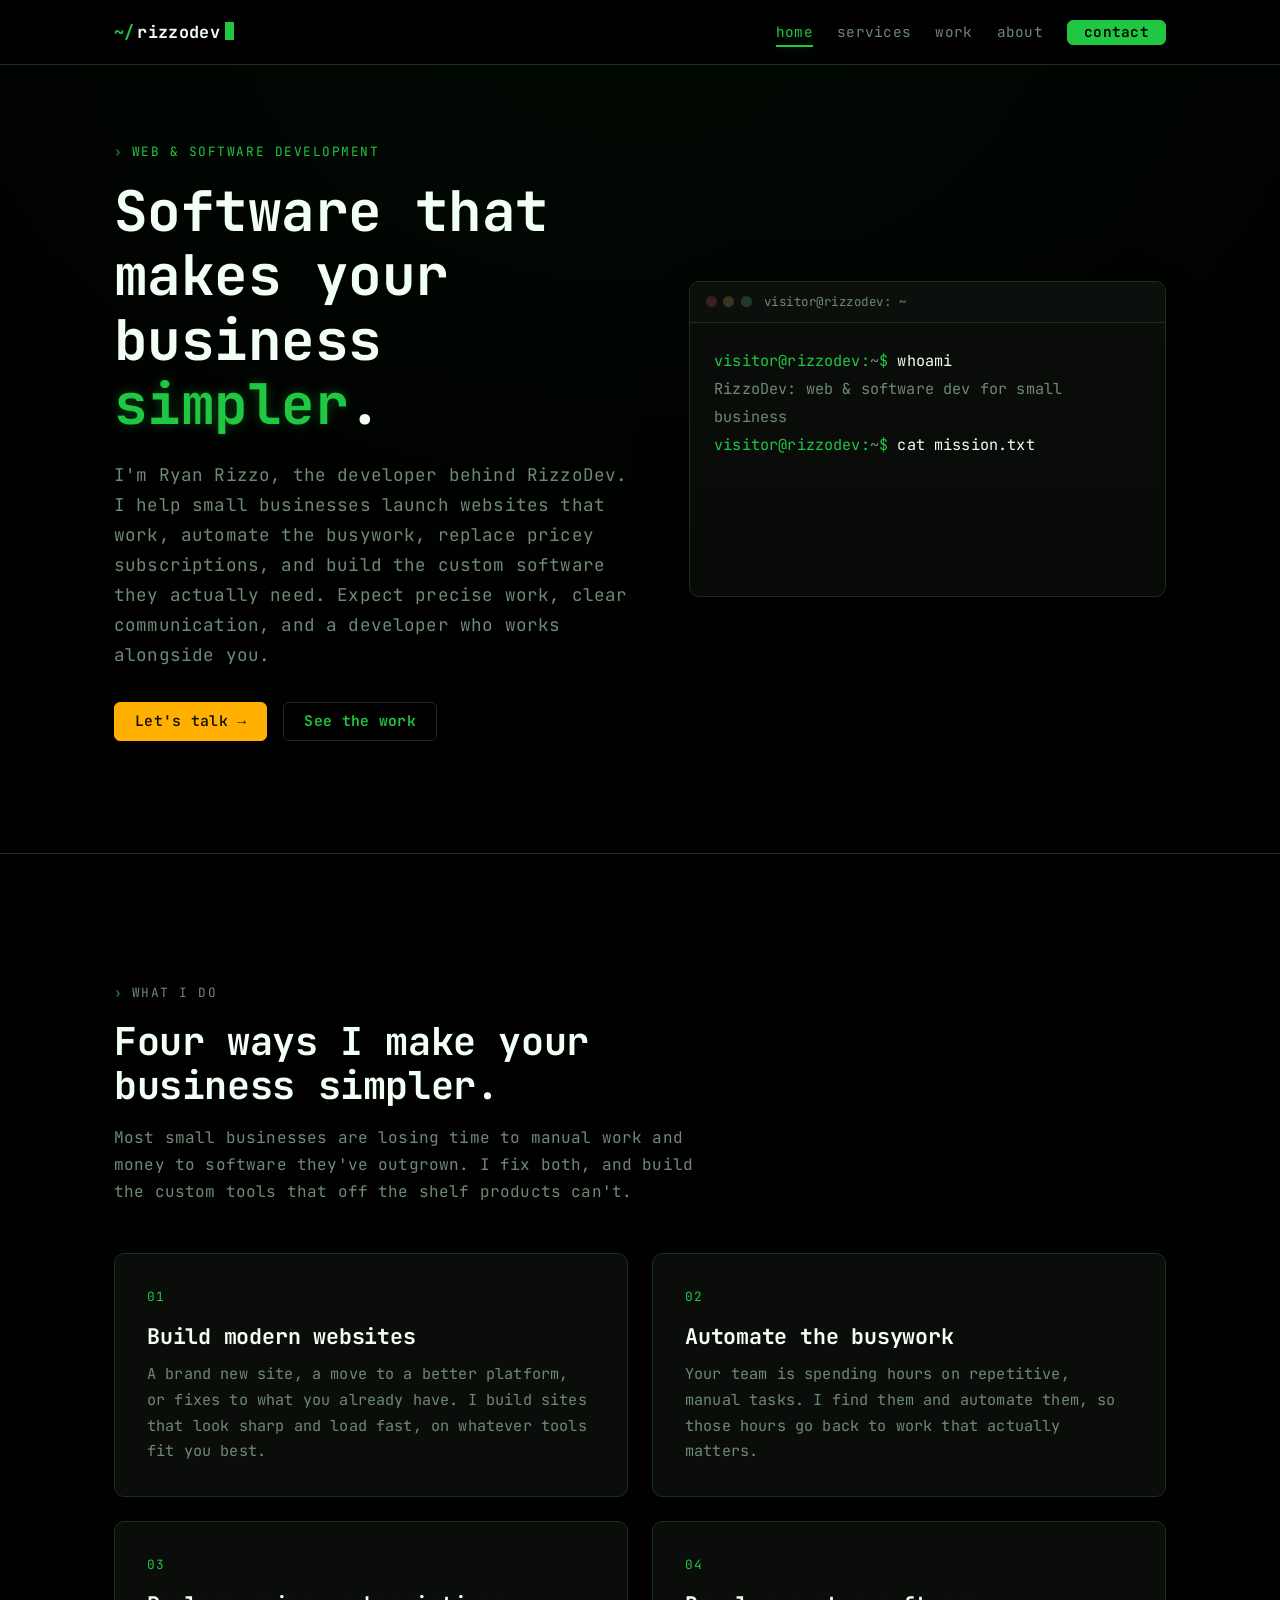
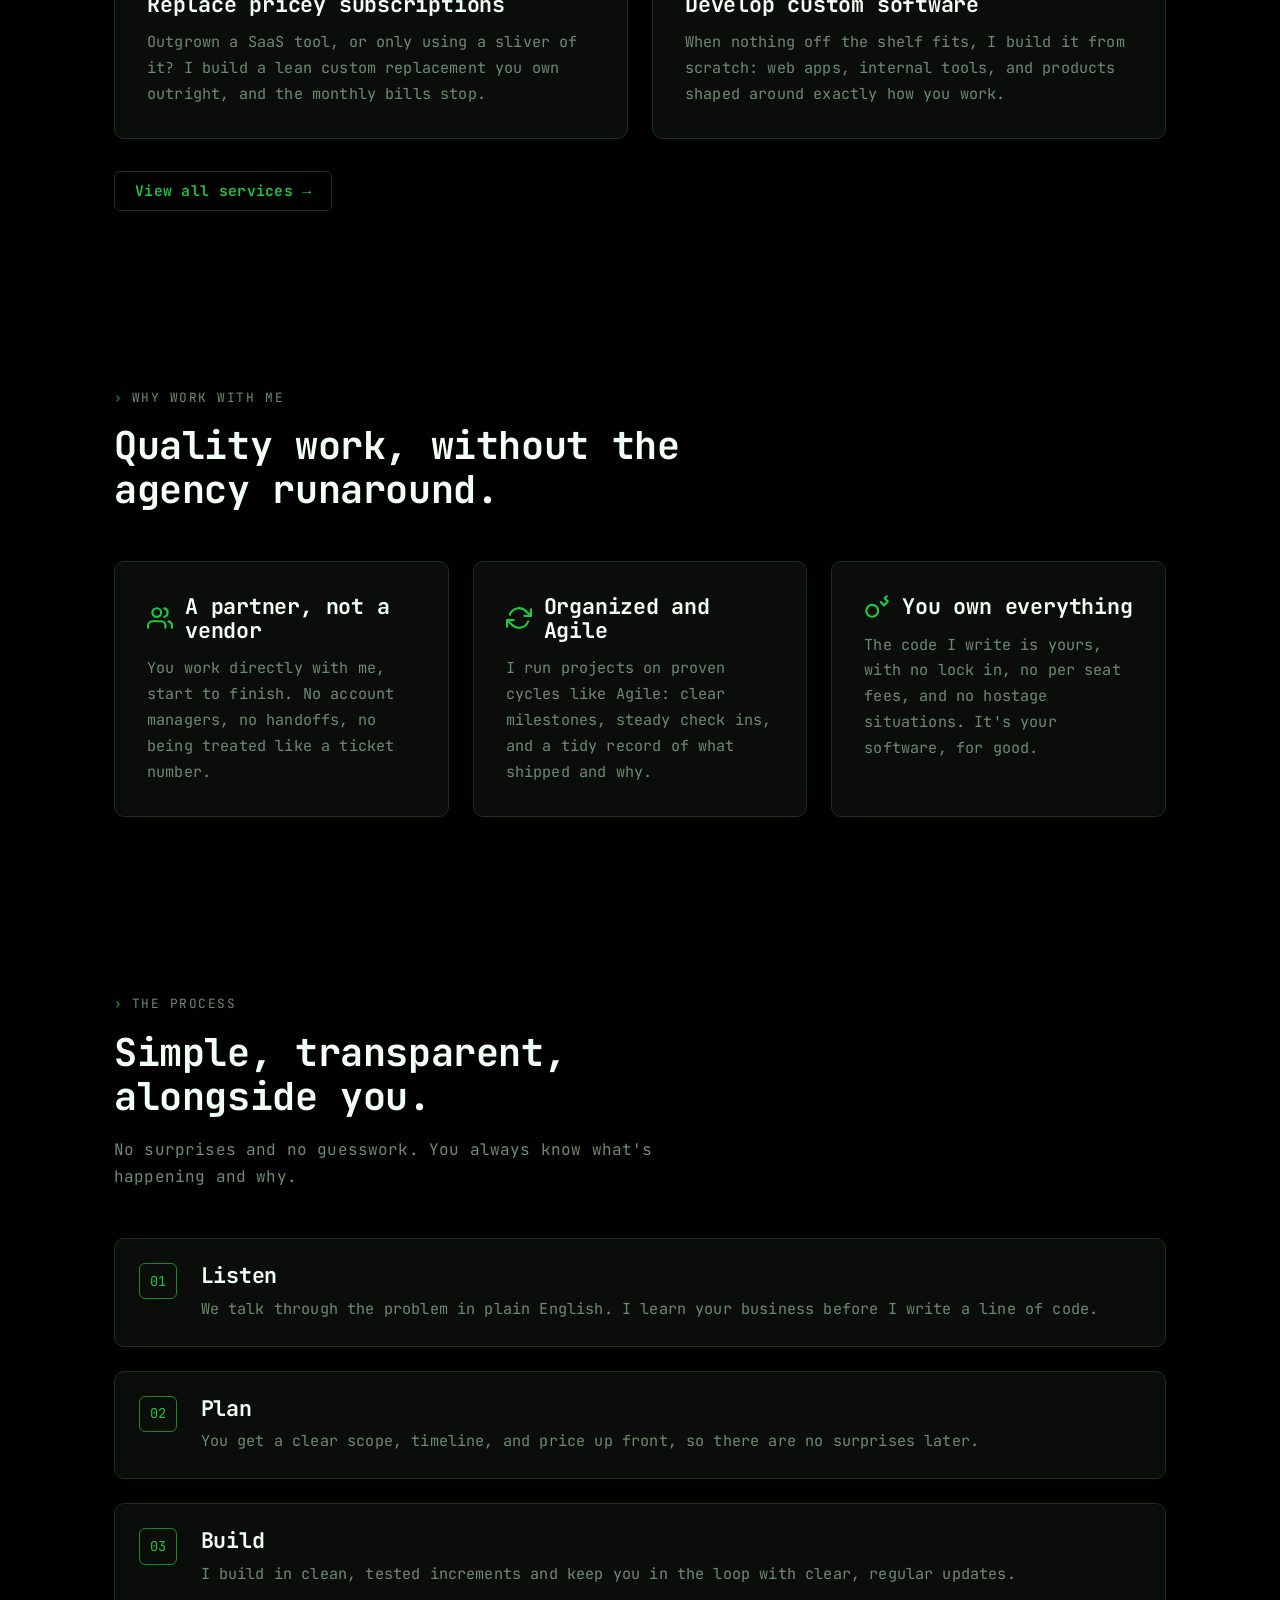
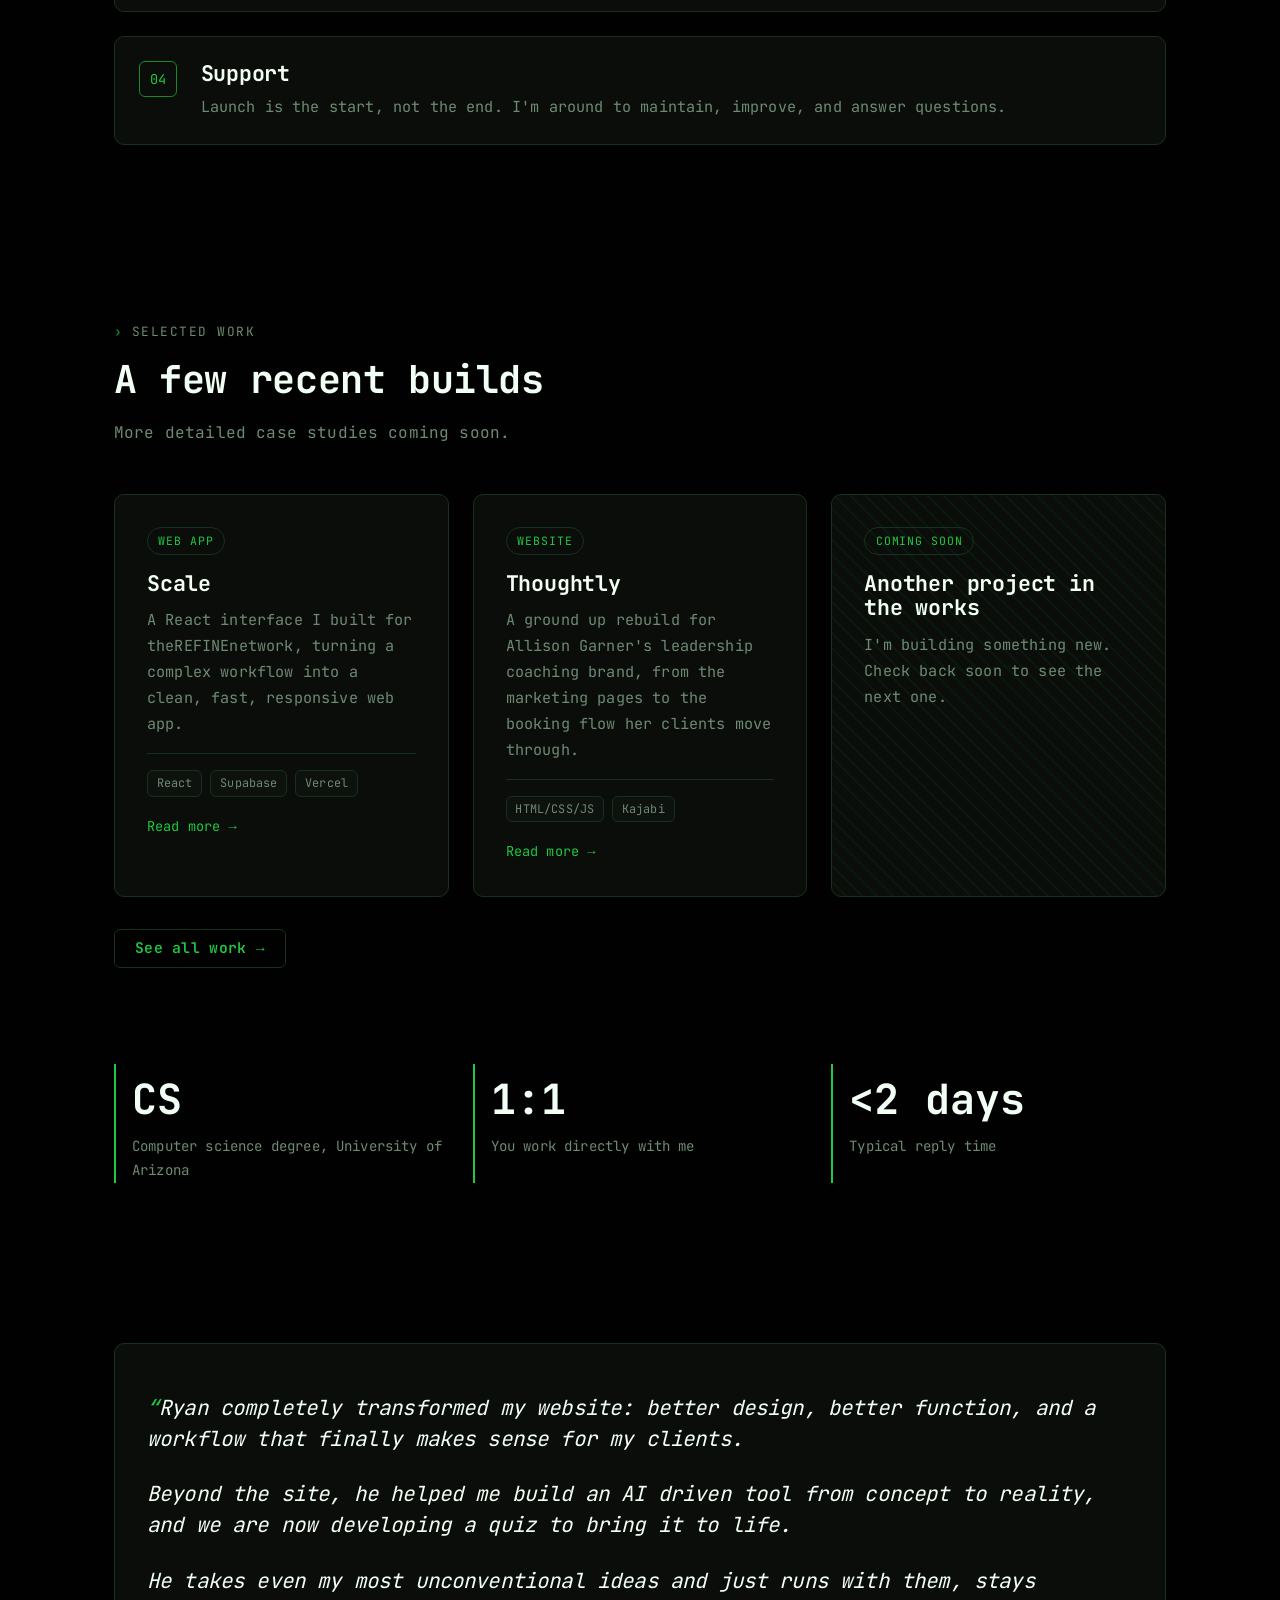
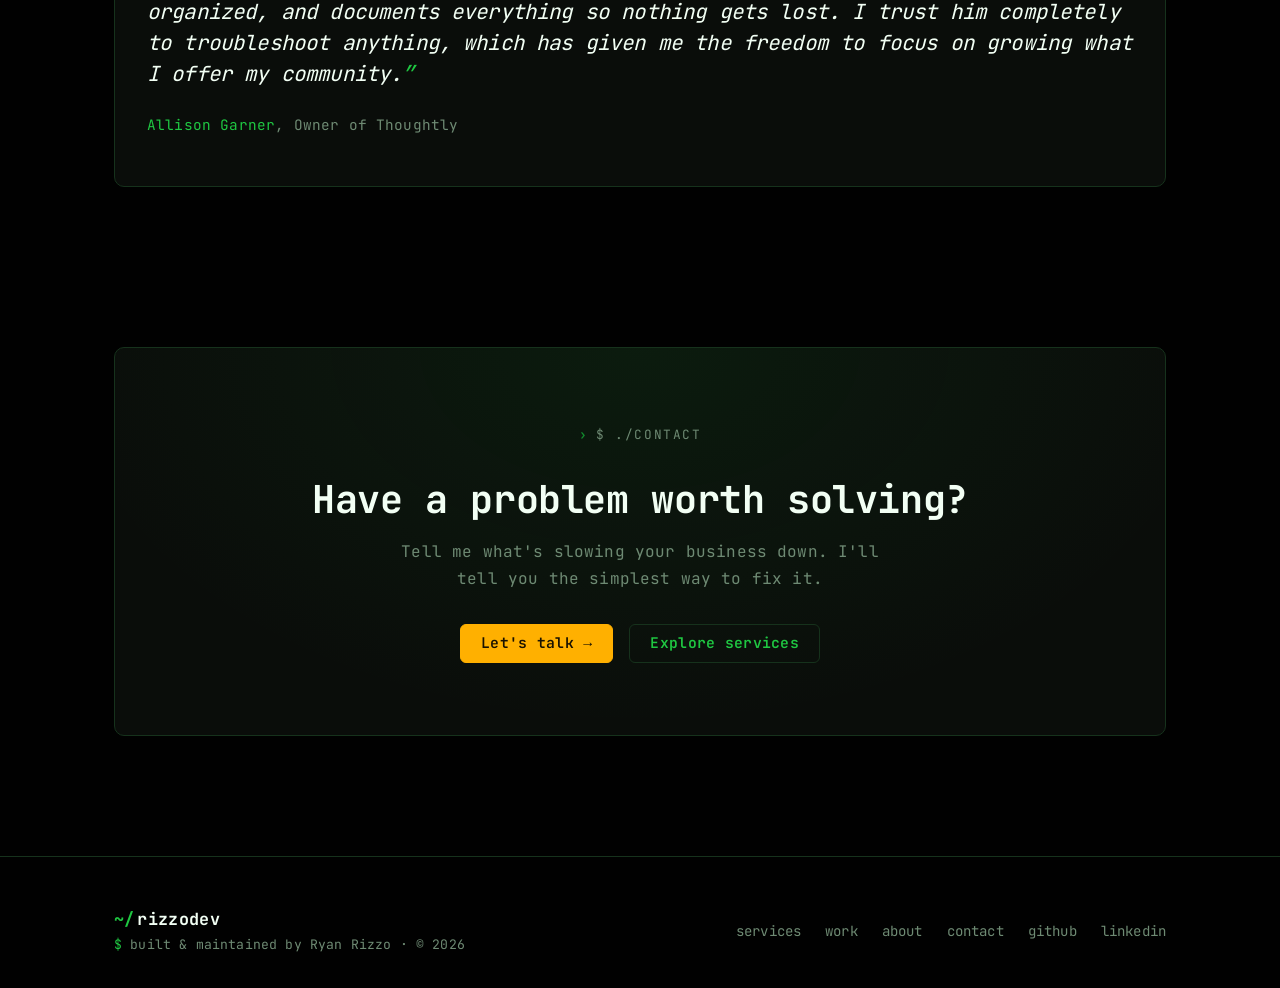
<file: index.html>
<!DOCTYPE html>
<html lang="en">
<head>
  <meta charset="UTF-8" />
  <meta name="viewport" content="width=device-width, initial-scale=1.0" />
  <title>RizzoDev &middot; Web &amp; Software Development for Small Business</title>
  <meta name="description" content="RizzoDev builds clean, reliable web and software solutions for small businesses. Technical, precise, and alongside you, from first idea to shipped product." />

  <link rel="icon" href="assets/favicon.svg" type="image/svg+xml" />
  <link rel="stylesheet" href="assets/css/style.css" />

  <!-- Social preview -->
  <meta property="og:type" content="website" />
  <meta property="og:title" content="RizzoDev &middot; Web &amp; Software Development for Small Business" />
  <meta property="og:description" content="Clean, reliable software for small businesses. Technical, precise, and alongside you." />

  <script src="assets/js/main.js" defer></script>
</head>
<body>
  <a class="skip-link" href="#main">Skip to content</a>

  <!-- ============ HEADER ============ -->
  <header class="site-header">
    <div class="container nav">
      <a class="brand" href="index.html">
        <span class="brand__prompt">~/</span>rizzodev<span class="brand__caret" aria-hidden="true"></span>
      </a>
      <button class="nav-toggle" aria-label="Toggle navigation" aria-expanded="false" aria-controls="nav-links">_</button>
      <ul class="nav-links" id="nav-links">
        <li><a href="index.html">home</a></li>
        <li><a href="services.html">services</a></li>
        <li><a href="work.html">work</a></li>
        <li><a href="about.html">about</a></li>
        <li><a href="contact.html" class="btn btn-lime nav-cta">contact</a></li>
      </ul>
    </div>
  </header>

  <main id="main">
    <!-- ============ HERO ============ -->
    <section class="hero">
      <div class="container hero-grid">
        <div>
          <p class="eyebrow">web &amp; software development</p>
          <h1>Software that makes your business <span class="accent">simpler</span>.</h1>
          <p class="hero__lead">
            I'm Ryan Rizzo, the developer behind RizzoDev. I help small businesses launch
            websites that work, automate the busywork, replace pricey subscriptions, and build
            the custom software they actually need. Expect precise work, clear communication,
            and a developer who works alongside you.
          </p>
          <div class="hero__actions">
            <a href="contact.html" class="btn btn-primary">Let's talk →</a>
            <a href="work.html" class="btn btn-ghost">See the work</a>
          </div>
        </div>

        <div class="terminal" aria-hidden="true">
          <div class="terminal__bar">
            <span class="terminal__dots"><span></span><span></span><span></span></span>
            <span class="terminal__title">visitor@rizzodev: ~</span>
          </div>
          <div class="terminal__body typed" data-typed>
            <span class="line"><span class="prompt">visitor@rizzodev:<span class="path">~</span>$</span> <span class="cmd">whoami</span></span>
            <span class="line" data-instant><span class="out">RizzoDev: web &amp; software dev for small business</span></span>
            <span class="line"><span class="prompt">visitor@rizzodev:<span class="path">~</span>$</span> <span class="cmd">cat mission.txt</span></span>
            <span class="line" data-instant><span class="out">turn business problems into clean, reliable software</span></span>
            <span class="line"><span class="prompt">visitor@rizzodev:<span class="path">~</span>$</span> <span class="cmd">./start_project</span></span>
            <span class="line" data-instant><span class="ok">booting…</span> <span class="out">ready when you are</span> <span class="caret"></span></span>
          </div>
        </div>
      </div>
    </section>

    <hr class="divider" />

    <!-- ============ INTRO / VALUE ============ -->
    <section class="section">
      <div class="container">
        <div class="section-head reveal">
          <p class="eyebrow">what I do</p>
          <h2>Four ways I make your business simpler.</h2>
          <p>
            Most small businesses are losing time to manual work and money to software they've
            outgrown. I fix both, and build the custom tools that off the shelf products can't.
          </p>
        </div>

        <div class="grid grid-2">
          <article class="card reveal">
            <div class="card__index">01</div>
            <h3>Build modern websites</h3>
            <p>A brand new site, a move to a better platform, or fixes to what you already have. I build sites that look sharp and load fast, on whatever tools fit you best.</p>
          </article>
          <article class="card reveal">
            <div class="card__index">02</div>
            <h3>Automate the busywork</h3>
            <p>Your team is spending hours on repetitive, manual tasks. I find them and automate them, so those hours go back to work that actually matters.</p>
          </article>
          <article class="card reveal">
            <div class="card__index">03</div>
            <h3>Replace pricey subscriptions</h3>
            <p>Outgrown a SaaS tool, or only using a sliver of it? I build a lean custom replacement you own outright, and the monthly bills stop.</p>
          </article>
          <article class="card reveal">
            <div class="card__index">04</div>
            <h3>Develop custom software</h3>
            <p>When nothing off the shelf fits, I build it from scratch: web apps, internal tools, and products shaped around exactly how you work.</p>
          </article>
        </div>
        <p class="mt-6"><a href="services.html" class="btn btn-ghost">View all services →</a></p>
      </div>
    </section>

    <!-- ============ SERVICES PREVIEW ============ -->
    <section class="section section--tight">
      <div class="container">
        <div class="section-head reveal">
          <p class="eyebrow">why work with me</p>
          <h2>Quality work, without the agency runaround.</h2>
        </div>
        <div class="grid grid-3">
          <article class="card reveal">
            <div class="card__head">
              <svg class="card__icon" viewBox="0 0 24 24" fill="none" stroke="currentColor" stroke-width="2" stroke-linecap="round" stroke-linejoin="round" aria-hidden="true"><path d="M17 21v-2a4 4 0 0 0-4-4H5a4 4 0 0 0-4 4v2"/><circle cx="9" cy="7" r="4"/><path d="M23 21v-2a4 4 0 0 0-3-3.87"/><path d="M16 3.13a4 4 0 0 1 0 7.75"/></svg>
              <h3>A partner, not a vendor</h3>
            </div>
            <p>You work directly with me, start to finish. No account managers, no handoffs, no being treated like a ticket number.</p>
          </article>
          <article class="card reveal">
            <div class="card__head">
              <svg class="card__icon" viewBox="0 0 24 24" fill="none" stroke="currentColor" stroke-width="2" stroke-linecap="round" stroke-linejoin="round" aria-hidden="true"><polyline points="23 4 23 10 17 10"/><polyline points="1 20 1 14 7 14"/><path d="M3.51 9a9 9 0 0 1 14.85-3.36L23 10M1 14l4.64 4.36A9 9 0 0 0 20.49 15"/></svg>
              <h3>Organized and Agile</h3>
            </div>
            <p>I run projects on proven cycles like Agile: clear milestones, steady check ins, and a tidy record of what shipped and why.</p>
          </article>
          <article class="card reveal">
            <div class="card__head">
              <svg class="card__icon" viewBox="0 0 24 24" fill="none" stroke="currentColor" stroke-width="2" stroke-linecap="round" stroke-linejoin="round" aria-hidden="true"><path d="M21 2l-2 2m-7.61 7.61a5.5 5.5 0 1 1-7.778 7.778 5.5 5.5 0 0 1 7.777-7.777zM15.5 7.5l3 3L22 7l-3-3"/></svg>
              <h3>You own everything</h3>
            </div>
            <p>The code I write is yours, with no lock in, no per seat fees, and no hostage situations. It's your software, for good.</p>
          </article>
        </div>
      </div>
    </section>

    <!-- ============ PROCESS ============ -->
    <section class="section">
      <div class="container">
        <div class="section-head reveal">
          <p class="eyebrow">the process</p>
          <h2>Simple, transparent, alongside you.</h2>
          <p>No surprises and no guesswork. You always know what's happening and why.</p>
        </div>
        <div class="steps">
          <div class="step reveal">
            <span class="step__num">01</span>
            <div>
              <h3>Listen</h3>
              <p>We talk through the problem in plain English. I learn your business before I write a line of code.</p>
            </div>
          </div>
          <div class="step reveal">
            <span class="step__num">02</span>
            <div>
              <h3>Plan</h3>
              <p>You get a clear scope, timeline, and price up front, so there are no surprises later.</p>
            </div>
          </div>
          <div class="step reveal">
            <span class="step__num">03</span>
            <div>
              <h3>Build</h3>
              <p>I build in clean, tested increments and keep you in the loop with clear, regular updates.</p>
            </div>
          </div>
          <div class="step reveal">
            <span class="step__num">04</span>
            <div>
              <h3>Support</h3>
              <p>Launch is the start, not the end. I'm around to maintain, improve, and answer questions.</p>
            </div>
          </div>
        </div>
      </div>
    </section>

    <!-- ============ SELECTED WORK ============ -->
    <section class="section section--tight">
      <div class="container">
        <div class="section-head reveal">
          <p class="eyebrow">selected work</p>
          <h2>A few recent builds</h2>
          <p class="text-dim">More detailed case studies coming soon.</p>
        </div>
        <div class="grid grid-3">
          <article class="card work-card reveal">
            <span class="work-card__tag">Web app</span>
            <h3>Scale</h3>
            <p>A React interface I built for theREFINEnetwork, turning a complex workflow into a clean, fast, responsive web app.</p>
            <div class="work-card__meta">
              <span class="chip">React</span><span class="chip">Supabase</span><span class="chip">Vercel</span>
            </div>
            <p class="work-card__more"><a href="work/scale.html">Read more →</a></p>
          </article>
          <article class="card work-card reveal">
            <span class="work-card__tag">Website</span>
            <h3>Thoughtly</h3>
            <p>A ground up rebuild for Allison Garner's leadership coaching brand, from the marketing pages to the booking flow her clients move through.</p>
            <div class="work-card__meta">
              <span class="chip">HTML/CSS/JS</span><span class="chip">Kajabi</span>
            </div>
            <p class="work-card__more"><a href="work/bethoughtly.html">Read more →</a></p>
          </article>
          <article class="card work-card work-card--soon reveal">
            <span class="work-card__tag">Coming soon</span>
            <h3>Another project in the works</h3>
            <p>I'm building something new. Check back soon to see the next one.</p>
          </article>
        </div>
        <p class="mt-6"><a href="work.html" class="btn btn-ghost">See all work →</a></p>
      </div>
    </section>

    <!-- ============ STATS ============ -->
    <section class="section--tight">
      <div class="container">
        <div class="stats reveal">
          <div class="stat">
            <div class="stat__num">CS</div>
            <div class="stat__label">Computer science degree, University of Arizona</div>
          </div>
          <div class="stat">
            <div class="stat__num">1:1</div>
            <div class="stat__label">You work directly with me</div>
          </div>
          <div class="stat">
            <div class="stat__num">&lt;2 days</div>
            <div class="stat__label">Typical reply time</div>
          </div>
        </div>
      </div>
    </section>

    <!-- ============ TESTIMONIAL ============ -->
    <section class="section">
      <div class="container">
        <div class="testimonial reveal">
          <blockquote class="testimonial__quote">
            <p>Ryan completely transformed my website: better design, better function, and a
            workflow that finally makes sense for my clients.</p>
            <p>Beyond the site, he helped me build an AI driven tool from concept to reality,
            and we are now developing a quiz to bring it to life.</p>
            <p>He takes even my most unconventional ideas and just runs with them, stays
            organized, and documents everything so nothing gets lost. I trust him completely
            to troubleshoot anything, which has given me the freedom to focus on growing what
            I offer my community.</p>
          </blockquote>
          <p class="testimonial__by"><span class="name">Allison Garner</span>, Owner of Thoughtly</p>
        </div>
      </div>
    </section>

    <!-- ============ CTA BAND ============ -->
    <section class="section section--tight">
      <div class="container">
        <div class="cta-band reveal">
          <p class="eyebrow" style="justify-content:center;">$ ./contact</p>
          <h2>Have a problem worth solving?</h2>
          <p>Tell me what's slowing your business down. I'll tell you the simplest way to fix it.</p>
          <div class="hero__actions">
            <a href="contact.html" class="btn btn-primary">Let's talk →</a>
            <a href="services.html" class="btn btn-ghost">Explore services</a>
          </div>
        </div>
      </div>
    </section>
  </main>

  <!-- ============ FOOTER ============ -->
  <footer class="site-footer">
    <div class="container">
      <div class="footer-grid">
        <div>
          <a class="brand" href="index.html"><span class="brand__prompt">~/</span>rizzodev</a>
          <p class="footer__copy"><span class="prompt">$</span> built &amp; maintained by Ryan Rizzo &middot; &copy; <span data-year>2026</span></p>
        </div>
        <ul class="footer-links">
          <li><a href="services.html">services</a></li>
          <li><a href="work.html">work</a></li>
          <li><a href="about.html">about</a></li>
          <li><a href="contact.html">contact</a></li>
          <li><a href="https://github.com/RyanRizzoGithub" target="_blank" rel="noopener">github</a></li>
          <li><a href="https://www.linkedin.com/in/ryan-rizzo-/" target="_blank" rel="noopener">linkedin</a></li>
        </ul>
      </div>
    </div>
  </footer>
</body>
</html>
</file>
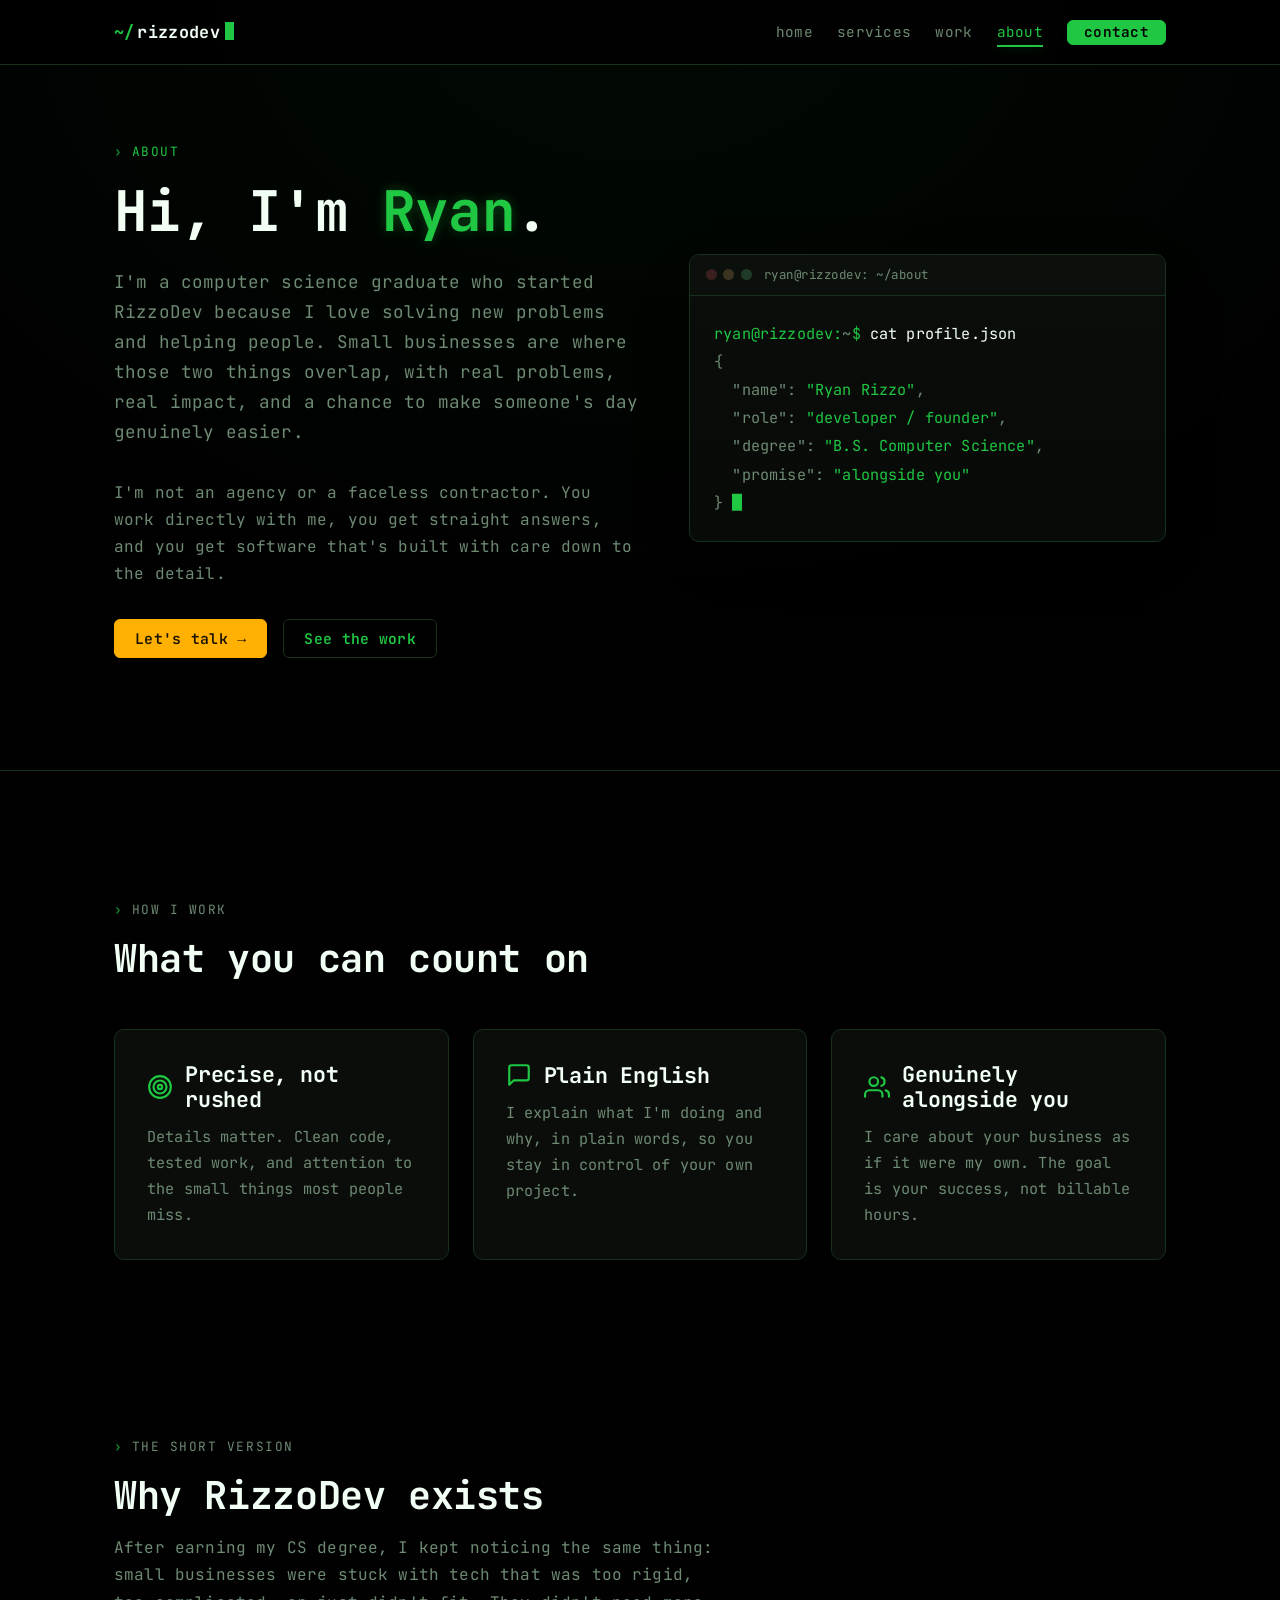
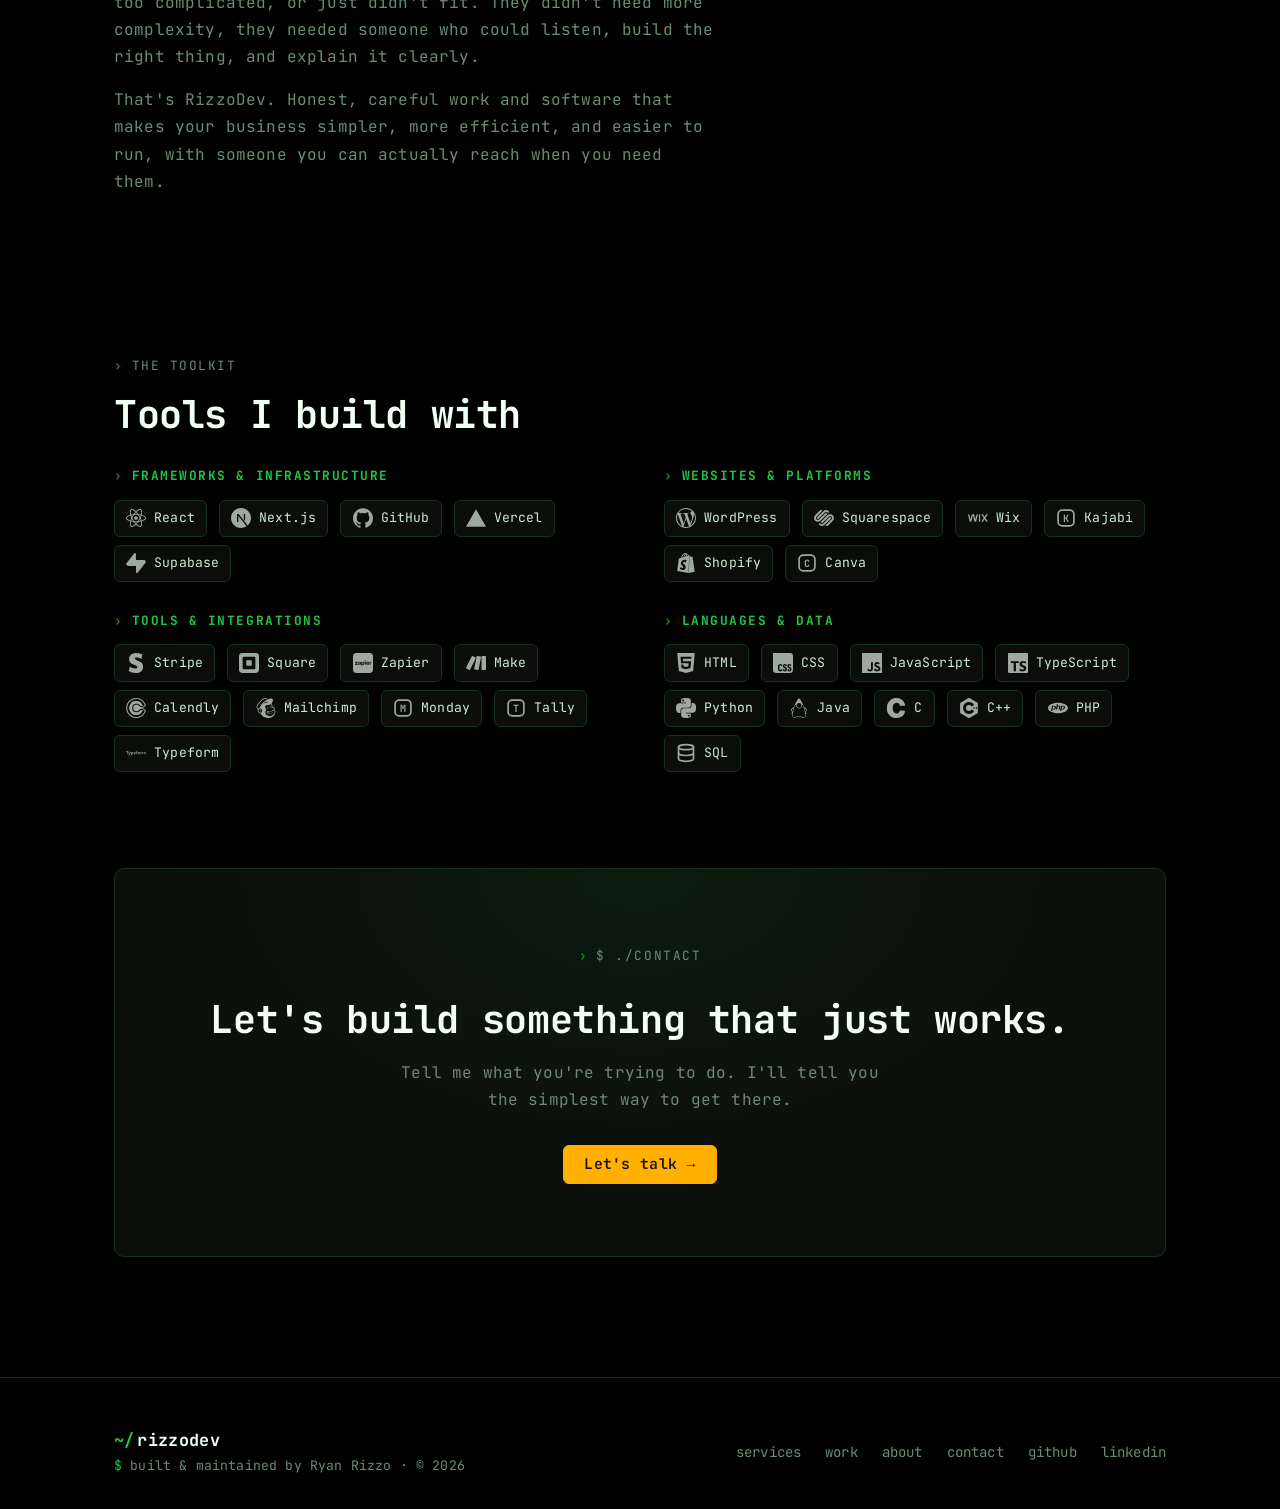
<file: about.html>
<!DOCTYPE html>
<html lang="en">
<head>
  <meta charset="UTF-8" />
  <meta name="viewport" content="width=device-width, initial-scale=1.0" />
  <title>About &middot; RizzoDev</title>
  <meta name="description" content="Ryan Rizzo, computer science graduate and founder of RizzoDev. A developer who's genuinely alongside you: precise work, plain English communication." />

  <link rel="icon" href="assets/favicon.svg" type="image/svg+xml" />
  <link rel="stylesheet" href="assets/css/style.css" />
  <script src="assets/js/main.js" defer></script>
</head>
<body>
  <a class="skip-link" href="#main">Skip to content</a>

  <header class="site-header">
    <div class="container nav">
      <a class="brand" href="index.html">
        <span class="brand__prompt">~/</span>rizzodev<span class="brand__caret" aria-hidden="true"></span>
      </a>
      <button class="nav-toggle" aria-label="Toggle navigation" aria-expanded="false" aria-controls="nav-links">_</button>
      <ul class="nav-links" id="nav-links">
        <li><a href="index.html">home</a></li>
        <li><a href="services.html">services</a></li>
        <li><a href="work.html">work</a></li>
        <li><a href="about.html">about</a></li>
        <li><a href="contact.html" class="btn btn-lime nav-cta">contact</a></li>
      </ul>
    </div>
  </header>

  <main id="main">
    <section class="hero">
      <div class="container hero-grid">
        <div>
          <p class="eyebrow">about</p>
          <h1>Hi, I'm <span class="accent">Ryan</span>.</h1>
          <p class="hero__lead">
            I'm a computer science graduate who started RizzoDev because I love solving new
            problems and helping people. Small businesses are where those two things overlap,
            with real problems, real impact, and a chance to make someone's day genuinely easier.
          </p>
          <p class="text-dim">
            I'm not an agency or a faceless contractor. You work directly with me, you get
            straight answers, and you get software that's built with care down to the detail.
          </p>
          <div class="hero__actions mt-6">
            <a href="contact.html" class="btn btn-primary">Let's talk →</a>
            <a href="work.html" class="btn btn-ghost">See the work</a>
          </div>
        </div>

        <div class="terminal" aria-hidden="true">
          <div class="terminal__bar">
            <span class="terminal__dots"><span></span><span></span><span></span></span>
            <span class="terminal__title">ryan@rizzodev: ~/about</span>
          </div>
          <div class="terminal__body">
            <span class="line"><span class="prompt">ryan@rizzodev:<span class="path">~</span>$</span> <span class="cmd">cat profile.json</span></span>
            <span class="line"><span class="out">{</span></span>
            <span class="line"><span class="out">  "name": </span><span class="ok">"Ryan Rizzo"</span><span class="out">,</span></span>
            <span class="line"><span class="out">  "role": </span><span class="ok">"developer / founder"</span><span class="out">,</span></span>
            <span class="line"><span class="out">  "degree": </span><span class="ok">"B.S. Computer Science"</span><span class="out">,</span></span>
            <span class="line"><span class="out">  "promise": </span><span class="ok">"alongside you"</span></span>
            <span class="line"><span class="out">}</span> <span class="caret"></span></span>
          </div>
        </div>
      </div>
    </section>

    <hr class="divider" />

    <!-- ============ VALUES ============ -->
    <section class="section">
      <div class="container">
        <div class="section-head reveal">
          <p class="eyebrow">how I work</p>
          <h2>What you can count on</h2>
        </div>
        <div class="grid grid-3">
          <article class="card reveal">
            <div class="card__head">
              <svg class="card__icon" viewBox="0 0 24 24" fill="none" stroke="currentColor" stroke-width="2" stroke-linecap="round" stroke-linejoin="round" aria-hidden="true"><circle cx="12" cy="12" r="10"/><circle cx="12" cy="12" r="6"/><circle cx="12" cy="12" r="2"/></svg>
              <h3>Precise, not rushed</h3>
            </div>
            <p>Details matter. Clean code, tested work, and attention to the small things most people miss.</p>
          </article>
          <article class="card reveal">
            <div class="card__head">
              <svg class="card__icon" viewBox="0 0 24 24" fill="none" stroke="currentColor" stroke-width="2" stroke-linecap="round" stroke-linejoin="round" aria-hidden="true"><path d="M21 15a2 2 0 0 1-2 2H7l-4 4V5a2 2 0 0 1 2-2h14a2 2 0 0 1 2 2z"/></svg>
              <h3>Plain English</h3>
            </div>
            <p>I explain what I'm doing and why, in plain words, so you stay in control of your own project.</p>
          </article>
          <article class="card reveal">
            <div class="card__head">
              <svg class="card__icon" viewBox="0 0 24 24" fill="none" stroke="currentColor" stroke-width="2" stroke-linecap="round" stroke-linejoin="round" aria-hidden="true"><path d="M17 21v-2a4 4 0 0 0-4-4H5a4 4 0 0 0-4 4v2"/><circle cx="9" cy="7" r="4"/><path d="M23 21v-2a4 4 0 0 0-3-3.87"/><path d="M16 3.13a4 4 0 0 1 0 7.75"/></svg>
              <h3>Genuinely alongside you</h3>
            </div>
            <p>I care about your business as if it were my own. The goal is your success, not billable hours.</p>
          </article>
        </div>
      </div>
    </section>

    <!-- ============ STORY ============ -->
    <section class="section section--tight">
      <div class="container">
        <div class="section-head reveal">
          <p class="eyebrow">the short version</p>
          <h2>Why RizzoDev exists</h2>
          <p>
            After earning my CS degree, I kept noticing the same thing: small businesses were
            stuck with tech that was too rigid, too complicated, or just didn't fit. They
            didn't need more complexity, they needed someone who could listen, build the right
            thing, and explain it clearly.
          </p>
          <p>
            That's RizzoDev. Honest, careful work and software that makes your business simpler,
            more efficient, and easier to run, with someone you can actually reach when you need
            them.
          </p>
        </div>
      </div>
    </section>

    <!-- ============ TOOLS / THE TOOLKIT ============ -->
    <section class="section section--tight">
      <div class="container">
        <div class="section-head reveal" style="margin-bottom: var(--s-6);">
          <p class="eyebrow">the toolkit</p>
          <h2>Tools I build with</h2>
        </div>
        <div class="toolkit reveal" data-toolkit></div>
      </div>
    </section>

    <section class="section section--tight">
      <div class="container">
        <div class="cta-band reveal">
          <p class="eyebrow" style="justify-content:center;">$ ./contact</p>
          <h2>Let's build something that just works.</h2>
          <p>Tell me what you're trying to do. I'll tell you the simplest way to get there.</p>
          <div class="hero__actions">
            <a href="contact.html" class="btn btn-primary">Let's talk →</a>
          </div>
        </div>
      </div>
    </section>
  </main>

  <footer class="site-footer">
    <div class="container">
      <div class="footer-grid">
        <div>
          <a class="brand" href="index.html"><span class="brand__prompt">~/</span>rizzodev</a>
          <p class="footer__copy"><span class="prompt">$</span> built &amp; maintained by Ryan Rizzo &middot; &copy; <span data-year>2026</span></p>
        </div>
        <ul class="footer-links">
          <li><a href="services.html">services</a></li>
          <li><a href="work.html">work</a></li>
          <li><a href="about.html">about</a></li>
          <li><a href="contact.html">contact</a></li>
          <li><a href="https://github.com/RyanRizzoGithub" target="_blank" rel="noopener">github</a></li>
          <li><a href="https://www.linkedin.com/in/ryan-rizzo-/" target="_blank" rel="noopener">linkedin</a></li>
        </ul>
      </div>
    </div>
  </footer>
</body>
</html>
</file>
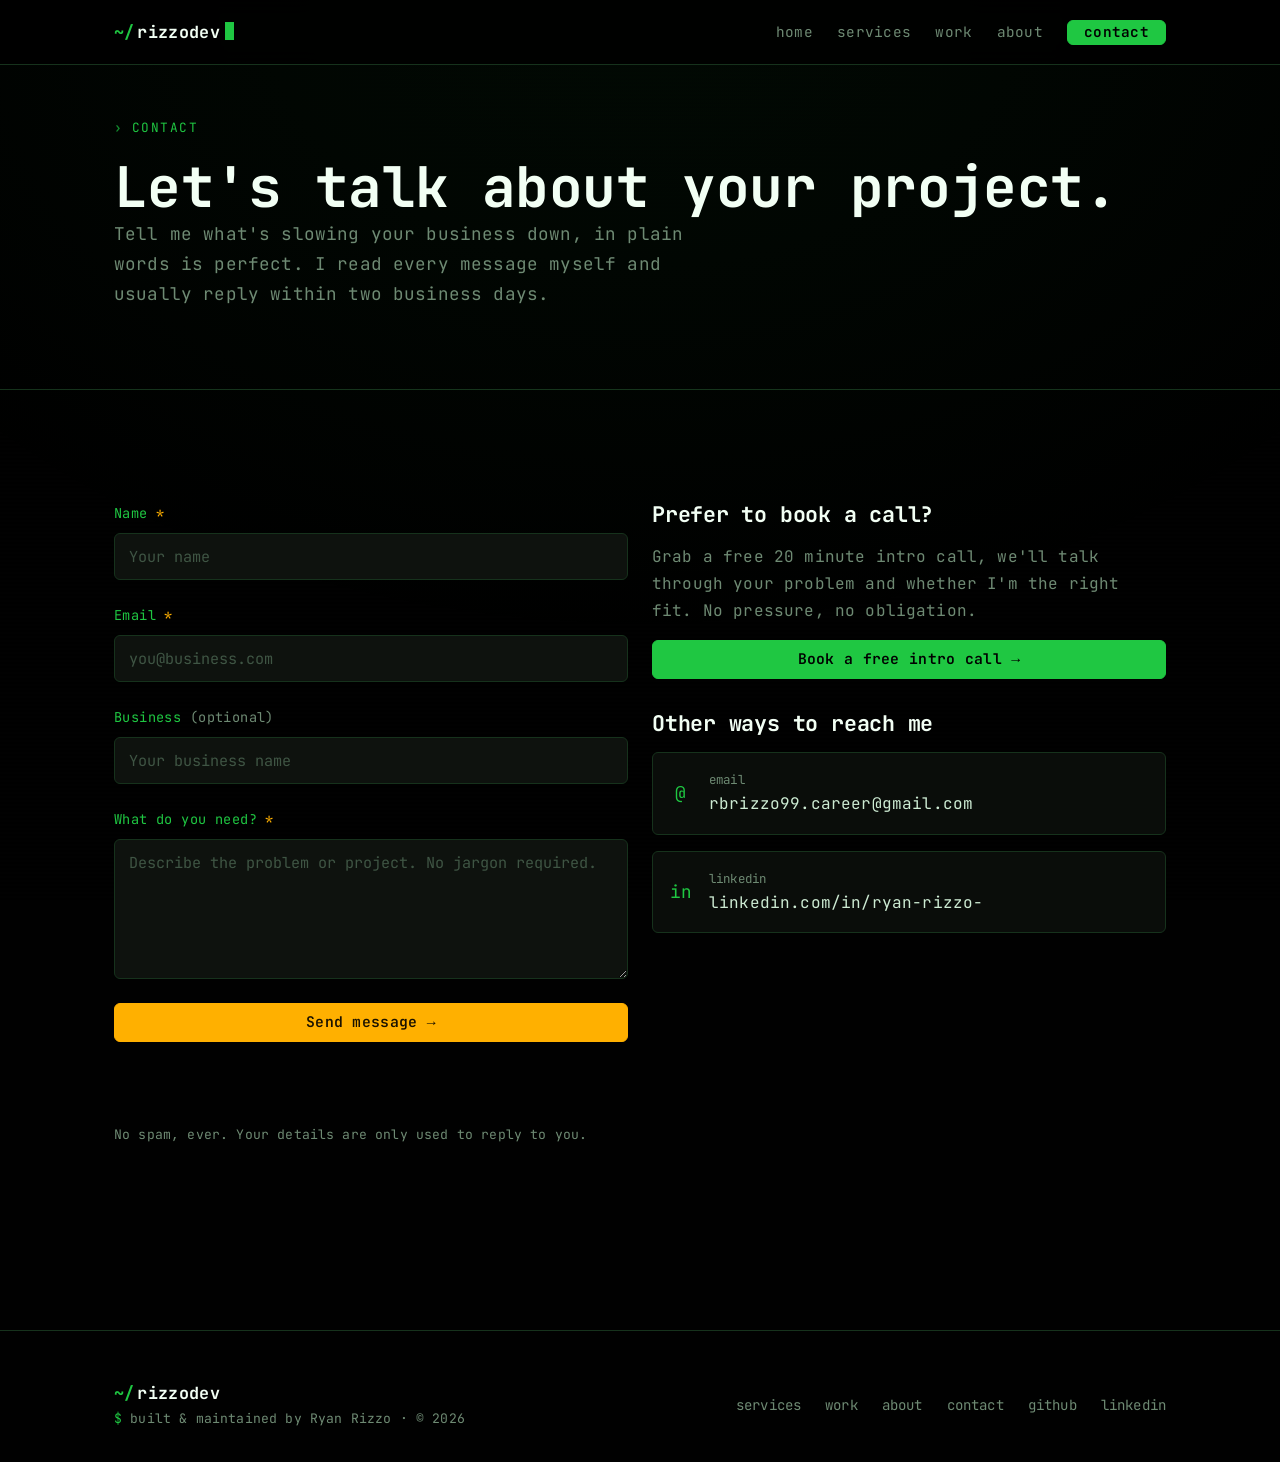
<file: contact.html>
<!DOCTYPE html>
<html lang="en">
<head>
  <meta charset="UTF-8" />
  <meta name="viewport" content="width=device-width, initial-scale=1.0" />
  <title>Contact &middot; RizzoDev</title>
  <meta name="description" content="Start a project with RizzoDev. Send a message or book a free intro call. Replies usually within two business days." />

  <link rel="icon" href="assets/favicon.svg" type="image/svg+xml" />
  <link rel="stylesheet" href="assets/css/style.css" />
  <script src="assets/js/main.js" defer></script>
</head>
<body>
  <a class="skip-link" href="#main">Skip to content</a>

  <header class="site-header">
    <div class="container nav">
      <a class="brand" href="index.html">
        <span class="brand__prompt">~/</span>rizzodev<span class="brand__caret" aria-hidden="true"></span>
      </a>
      <button class="nav-toggle" aria-label="Toggle navigation" aria-expanded="false" aria-controls="nav-links">_</button>
      <ul class="nav-links" id="nav-links">
        <li><a href="index.html">home</a></li>
        <li><a href="services.html">services</a></li>
        <li><a href="work.html">work</a></li>
        <li><a href="about.html">about</a></li>
        <li><a href="contact.html" class="btn btn-lime nav-cta">contact</a></li>
      </ul>
    </div>
  </header>

  <main id="main">
    <section class="section section--tight">
      <div class="container">
        <p class="eyebrow">contact</p>
        <h1>Let's talk about your project.</h1>
        <p class="hero__lead">
          Tell me what's slowing your business down, in plain words is perfect. I read every
          message myself and usually reply within two business days.
        </p>
      </div>
    </section>

    <hr class="divider" />

    <section class="section">
      <div class="container grid grid-2" style="align-items:start;">
        <!-- ============ FORM ============
             SETUP: replace YOUR_FORM_ID below with your Formspree form ID.
             1. Create a free form at https://formspree.io
             2. Paste the endpoint into the form's `action` attribute.
             Until then, the form shows a friendly "not connected yet" message.
        -->
        <div class="reveal">
          <form
            class="form"
            data-contact-form
            action="https://formspree.io/f/YOUR_FORM_ID"
            method="POST"
          >
            <div class="field">
              <label for="name">Name <span class="req">*</span></label>
              <input id="name" name="name" type="text" autocomplete="name" placeholder="Your name" required />
            </div>

            <div class="field">
              <label for="email">Email <span class="req">*</span></label>
              <input id="email" name="email" type="email" autocomplete="email" placeholder="you@business.com" required />
            </div>

            <div class="field">
              <label for="company">Business <span class="text-dim">(optional)</span></label>
              <input id="company" name="company" type="text" autocomplete="organization" placeholder="Your business name" />
            </div>

            <div class="field">
              <label for="message">What do you need? <span class="req">*</span></label>
              <textarea id="message" name="message" placeholder="Describe the problem or project. No jargon required." required></textarea>
            </div>

            <!-- Honeypot: hidden field to deter spam bots -->
            <input type="text" name="_gotcha" tabindex="-1" autocomplete="off" style="position:absolute;left:-9999px;" aria-hidden="true" />

            <button type="submit" class="btn btn-primary btn-block">Send message →</button>
            <p class="form__status" role="status" aria-live="polite"></p>
            <p class="form__note">No spam, ever. Your details are only used to reply to you.</p>
          </form>
        </div>

        <!-- ============ DIRECT METHODS + BOOKING ============ -->
        <div class="reveal">
          <h3 class="mb-0">Prefer to book a call?</h3>
          <p class="text-dim mt-4">
            Grab a free 20 minute intro call, we'll talk through your problem and whether I'm
            the right fit. No pressure, no obligation.
          </p>

          <!-- SETUP: replace the href with your Calendly link, e.g.
               https://calendly.com/your-handle/intro-call
               (You can also embed Calendly inline later, see README.) -->
          <p class="mt-4">
            <a
              href="https://calendly.com/YOUR_CALENDLY/intro-call"
              target="_blank"
              rel="noopener"
              class="btn btn-lime btn-block"
            >Book a free intro call →</a>
          </p>

          <h3 class="mt-6 mb-0">Other ways to reach me</h3>
          <div class="contact-methods mt-4">
            <a class="contact-method" href="mailto:rbrizzo99.career@gmail.com">
              <span class="contact-method__icon" aria-hidden="true">@</span>
              <span class="contact-method__body">
                <span class="contact-method__label">email</span>
                <span class="contact-method__value">rbrizzo99.career@gmail.com</span>
              </span>
            </a>
            <a class="contact-method" href="https://www.linkedin.com/in/ryan-rizzo-/" target="_blank" rel="noopener">
              <span class="contact-method__icon" aria-hidden="true">in</span>
              <span class="contact-method__body">
                <span class="contact-method__label">linkedin</span>
                <span class="contact-method__value">linkedin.com/in/ryan-rizzo-</span>
              </span>
            </a>
          </div>
        </div>
      </div>
    </section>
  </main>

  <footer class="site-footer">
    <div class="container">
      <div class="footer-grid">
        <div>
          <a class="brand" href="index.html"><span class="brand__prompt">~/</span>rizzodev</a>
          <p class="footer__copy"><span class="prompt">$</span> built &amp; maintained by Ryan Rizzo &middot; &copy; <span data-year>2026</span></p>
        </div>
        <ul class="footer-links">
          <li><a href="services.html">services</a></li>
          <li><a href="work.html">work</a></li>
          <li><a href="about.html">about</a></li>
          <li><a href="contact.html">contact</a></li>
          <li><a href="https://github.com/RyanRizzoGithub" target="_blank" rel="noopener">github</a></li>
          <li><a href="https://www.linkedin.com/in/ryan-rizzo-/" target="_blank" rel="noopener">linkedin</a></li>
        </ul>
      </div>
    </div>
  </footer>
</body>
</html>
</file>
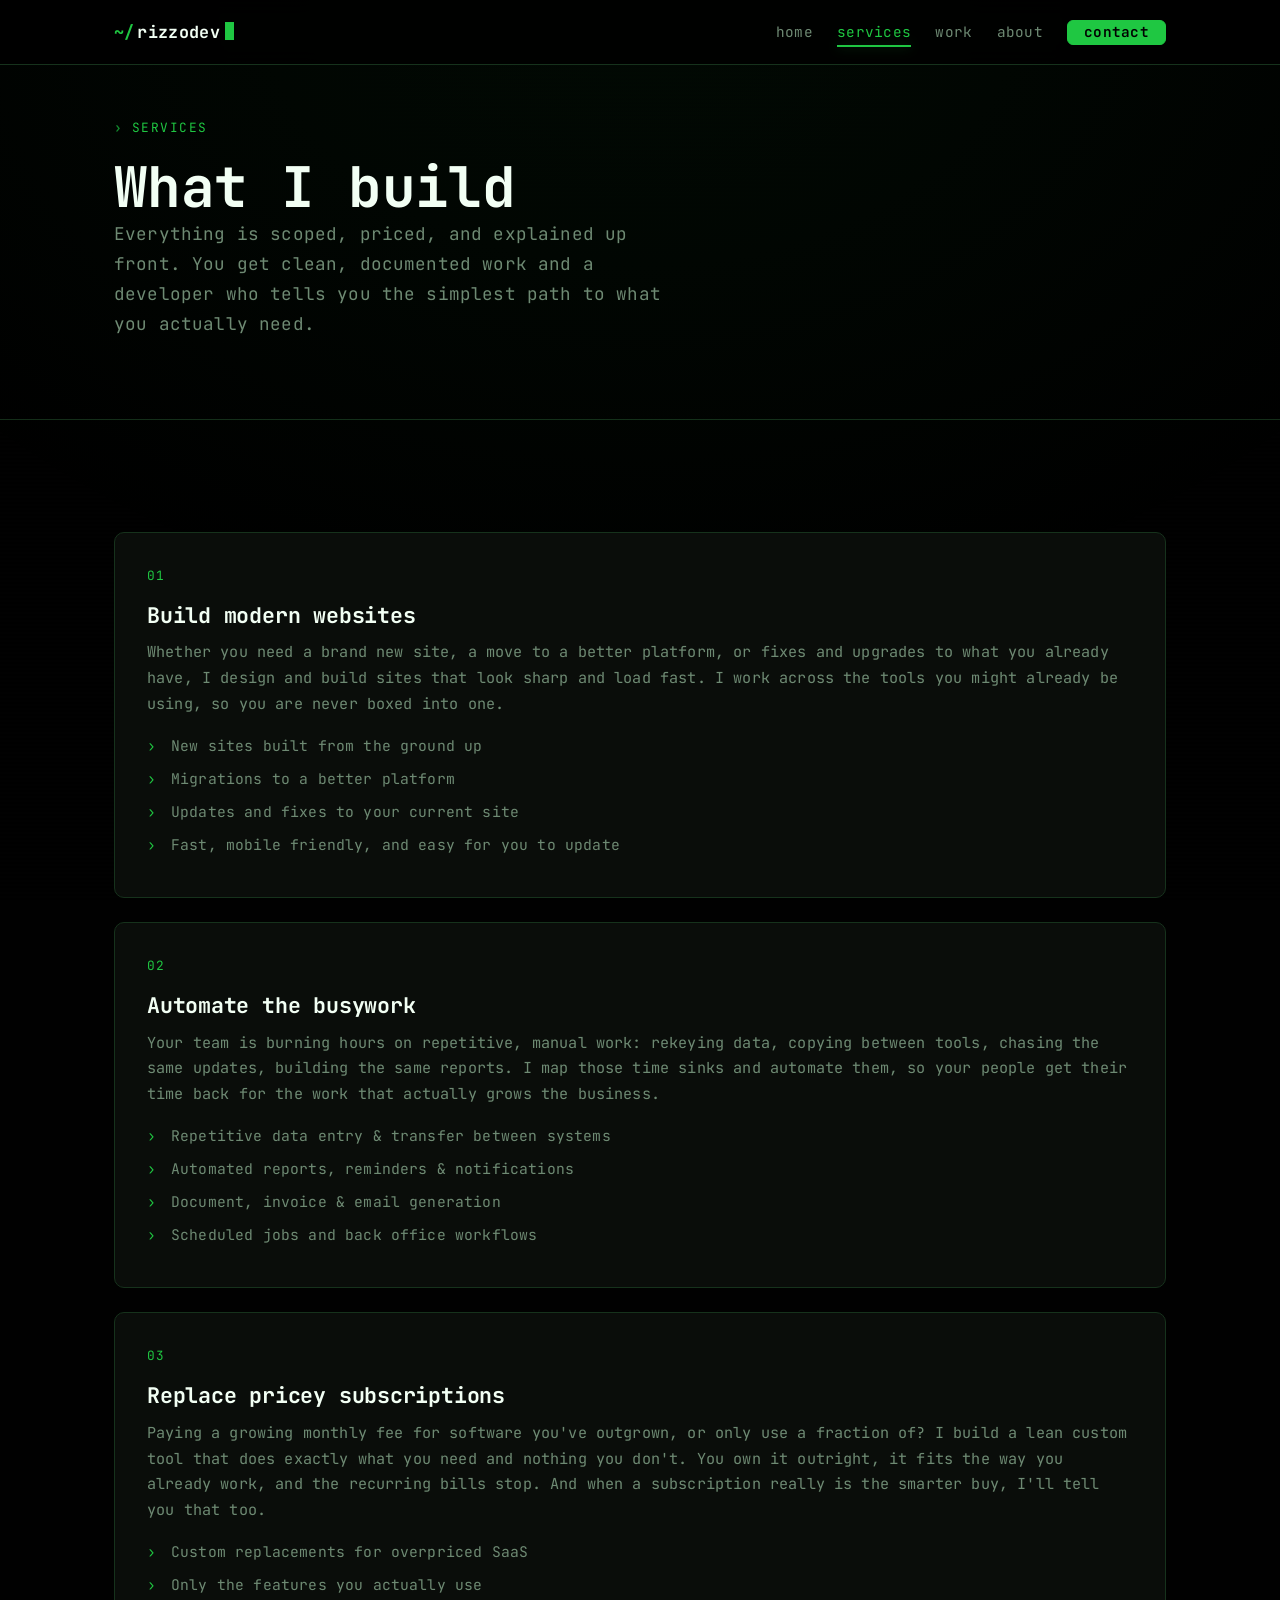
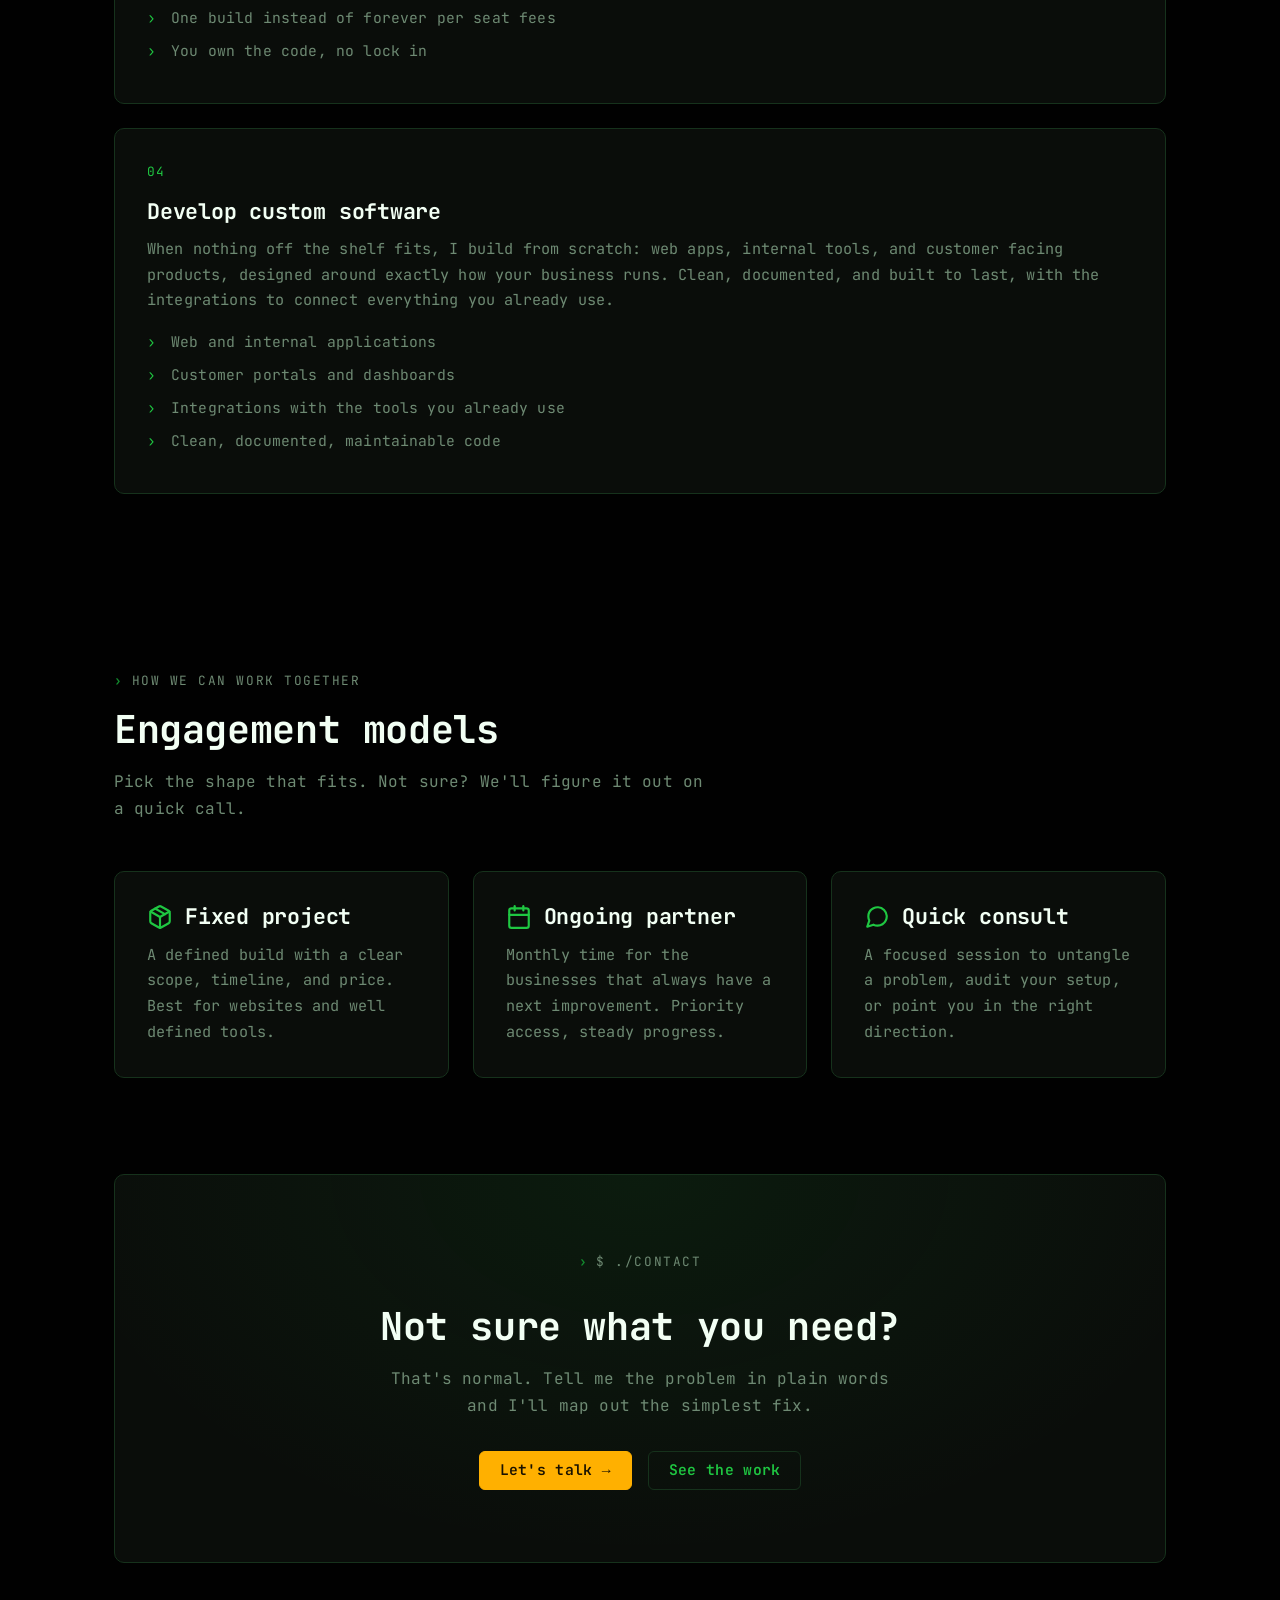
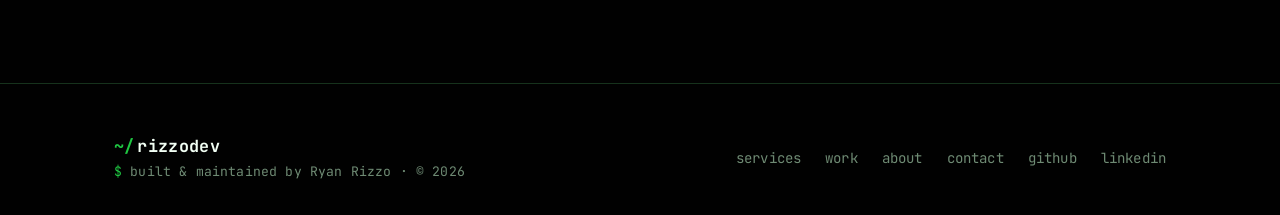
<file: services.html>
<!DOCTYPE html>
<html lang="en">
<head>
  <meta charset="UTF-8" />
  <meta name="viewport" content="width=device-width, initial-scale=1.0" />
  <title>Services &middot; RizzoDev</title>
  <meta name="description" content="Automate the busywork, replace pricey subscriptions, or build custom software from scratch. RizzoDev, practical development for small businesses, with clear scope and pricing." />

  <link rel="icon" href="assets/favicon.svg" type="image/svg+xml" />
  <link rel="stylesheet" href="assets/css/style.css" />
  <script src="assets/js/main.js" defer></script>
</head>
<body>
  <a class="skip-link" href="#main">Skip to content</a>

  <header class="site-header">
    <div class="container nav">
      <a class="brand" href="index.html">
        <span class="brand__prompt">~/</span>rizzodev<span class="brand__caret" aria-hidden="true"></span>
      </a>
      <button class="nav-toggle" aria-label="Toggle navigation" aria-expanded="false" aria-controls="nav-links">_</button>
      <ul class="nav-links" id="nav-links">
        <li><a href="index.html">home</a></li>
        <li><a href="services.html">services</a></li>
        <li><a href="work.html">work</a></li>
        <li><a href="about.html">about</a></li>
        <li><a href="contact.html" class="btn btn-lime nav-cta">contact</a></li>
      </ul>
    </div>
  </header>

  <main id="main">
    <!-- ============ PAGE HEADER ============ -->
    <section class="section section--tight">
      <div class="container">
        <p class="eyebrow">services</p>
        <h1>What I build</h1>
        <p class="hero__lead">
          Everything is scoped, priced, and explained up front. You get clean, documented work
          and a developer who tells you the simplest path to what you actually need.
        </p>
      </div>
    </section>

    <hr class="divider" />

    <!-- ============ SERVICE BLOCKS ============ -->
    <section class="section">
      <div class="container grid">
        <article class="card reveal">
          <div class="card__index">01</div>
          <h3>Build modern websites</h3>
          <p>Whether you need a brand new site, a move to a better platform, or fixes and upgrades to what you already have, I design and build sites that look sharp and load fast. I work across the tools you might already be using, so you are never boxed into one.</p>
          <ul class="service-list">
            <li>New sites built from the ground up</li>
            <li>Migrations to a better platform</li>
            <li>Updates and fixes to your current site</li>
            <li>Fast, mobile friendly, and easy for you to update</li>
          </ul>
        </article>

        <article class="card reveal">
          <div class="card__index">02</div>
          <h3>Automate the busywork</h3>
          <p>Your team is burning hours on repetitive, manual work: rekeying data, copying between tools, chasing the same updates, building the same reports. I map those time sinks and automate them, so your people get their time back for the work that actually grows the business.</p>
          <ul class="service-list">
            <li>Repetitive data entry &amp; transfer between systems</li>
            <li>Automated reports, reminders &amp; notifications</li>
            <li>Document, invoice &amp; email generation</li>
            <li>Scheduled jobs and back office workflows</li>
          </ul>
        </article>

        <article class="card reveal">
          <div class="card__index">03</div>
          <h3>Replace pricey subscriptions</h3>
          <p>Paying a growing monthly fee for software you've outgrown, or only use a fraction of? I build a lean custom tool that does exactly what you need and nothing you don't. You own it outright, it fits the way you already work, and the recurring bills stop. And when a subscription really is the smarter buy, I'll tell you that too.</p>
          <ul class="service-list">
            <li>Custom replacements for overpriced SaaS</li>
            <li>Only the features you actually use</li>
            <li>One build instead of forever per seat fees</li>
            <li>You own the code, no lock in</li>
          </ul>
        </article>

        <article class="card reveal">
          <div class="card__index">04</div>
          <h3>Develop custom software</h3>
          <p>When nothing off the shelf fits, I build from scratch: web apps, internal tools, and customer facing products, designed around exactly how your business runs. Clean, documented, and built to last, with the integrations to connect everything you already use.</p>
          <ul class="service-list">
            <li>Web and internal applications</li>
            <li>Customer portals and dashboards</li>
            <li>Integrations with the tools you already use</li>
            <li>Clean, documented, maintainable code</li>
          </ul>
        </article>
      </div>
    </section>

    <!-- ============ ENGAGEMENT MODELS ============ -->
    <section class="section section--tight">
      <div class="container">
        <div class="section-head reveal">
          <p class="eyebrow">how we can work together</p>
          <h2>Engagement models</h2>
          <p>Pick the shape that fits. Not sure? We'll figure it out on a quick call.</p>
        </div>
        <div class="grid grid-3">
          <article class="card reveal">
            <div class="card__head">
              <svg class="card__icon" viewBox="0 0 24 24" fill="none" stroke="currentColor" stroke-width="2" stroke-linecap="round" stroke-linejoin="round" aria-hidden="true"><path d="M16.5 9.4l-9-5.19"/><path d="M21 16V8a2 2 0 0 0-1-1.73l-7-4a2 2 0 0 0-2 0l-7 4A2 2 0 0 0 3 8v8a2 2 0 0 0 1 1.73l7 4a2 2 0 0 0 2 0l7-4A2 2 0 0 0 21 16z"/><polyline points="3.27 6.96 12 12.01 20.73 6.96"/><line x1="12" y1="22.08" x2="12" y2="12"/></svg>
              <h3>Fixed project</h3>
            </div>
            <p>A defined build with a clear scope, timeline, and price. Best for websites and well defined tools.</p>
          </article>
          <article class="card reveal">
            <div class="card__head">
              <svg class="card__icon" viewBox="0 0 24 24" fill="none" stroke="currentColor" stroke-width="2" stroke-linecap="round" stroke-linejoin="round" aria-hidden="true"><rect x="3" y="4" width="18" height="18" rx="2" ry="2"/><line x1="16" y1="2" x2="16" y2="6"/><line x1="8" y1="2" x2="8" y2="6"/><line x1="3" y1="10" x2="21" y2="10"/></svg>
              <h3>Ongoing partner</h3>
            </div>
            <p>Monthly time for the businesses that always have a next improvement. Priority access, steady progress.</p>
          </article>
          <article class="card reveal">
            <div class="card__head">
              <svg class="card__icon" viewBox="0 0 24 24" fill="none" stroke="currentColor" stroke-width="2" stroke-linecap="round" stroke-linejoin="round" aria-hidden="true"><path d="M21 11.5a8.38 8.38 0 0 1-.9 3.8 8.5 8.5 0 0 1-7.6 4.7 8.38 8.38 0 0 1-3.8-.9L3 21l1.9-5.7a8.38 8.38 0 0 1-.9-3.8 8.5 8.5 0 0 1 4.7-7.6 8.38 8.38 0 0 1 3.8-.9h.5a8.48 8.48 0 0 1 8 8v.5z"/></svg>
              <h3>Quick consult</h3>
            </div>
            <p>A focused session to untangle a problem, audit your setup, or point you in the right direction.</p>
          </article>
        </div>
      </div>
    </section>

    <!-- ============ CTA ============ -->
    <section class="section section--tight">
      <div class="container">
        <div class="cta-band reveal">
          <p class="eyebrow" style="justify-content:center;">$ ./contact</p>
          <h2>Not sure what you need?</h2>
          <p>That's normal. Tell me the problem in plain words and I'll map out the simplest fix.</p>
          <div class="hero__actions">
            <a href="contact.html" class="btn btn-primary">Let's talk →</a>
            <a href="work.html" class="btn btn-ghost">See the work</a>
          </div>
        </div>
      </div>
    </section>
  </main>

  <footer class="site-footer">
    <div class="container">
      <div class="footer-grid">
        <div>
          <a class="brand" href="index.html"><span class="brand__prompt">~/</span>rizzodev</a>
          <p class="footer__copy"><span class="prompt">$</span> built &amp; maintained by Ryan Rizzo &middot; &copy; <span data-year>2026</span></p>
        </div>
        <ul class="footer-links">
          <li><a href="services.html">services</a></li>
          <li><a href="work.html">work</a></li>
          <li><a href="about.html">about</a></li>
          <li><a href="contact.html">contact</a></li>
          <li><a href="https://github.com/RyanRizzoGithub" target="_blank" rel="noopener">github</a></li>
          <li><a href="https://www.linkedin.com/in/ryan-rizzo-/" target="_blank" rel="noopener">linkedin</a></li>
        </ul>
      </div>
    </div>
  </footer>
</body>
</html>
</file>
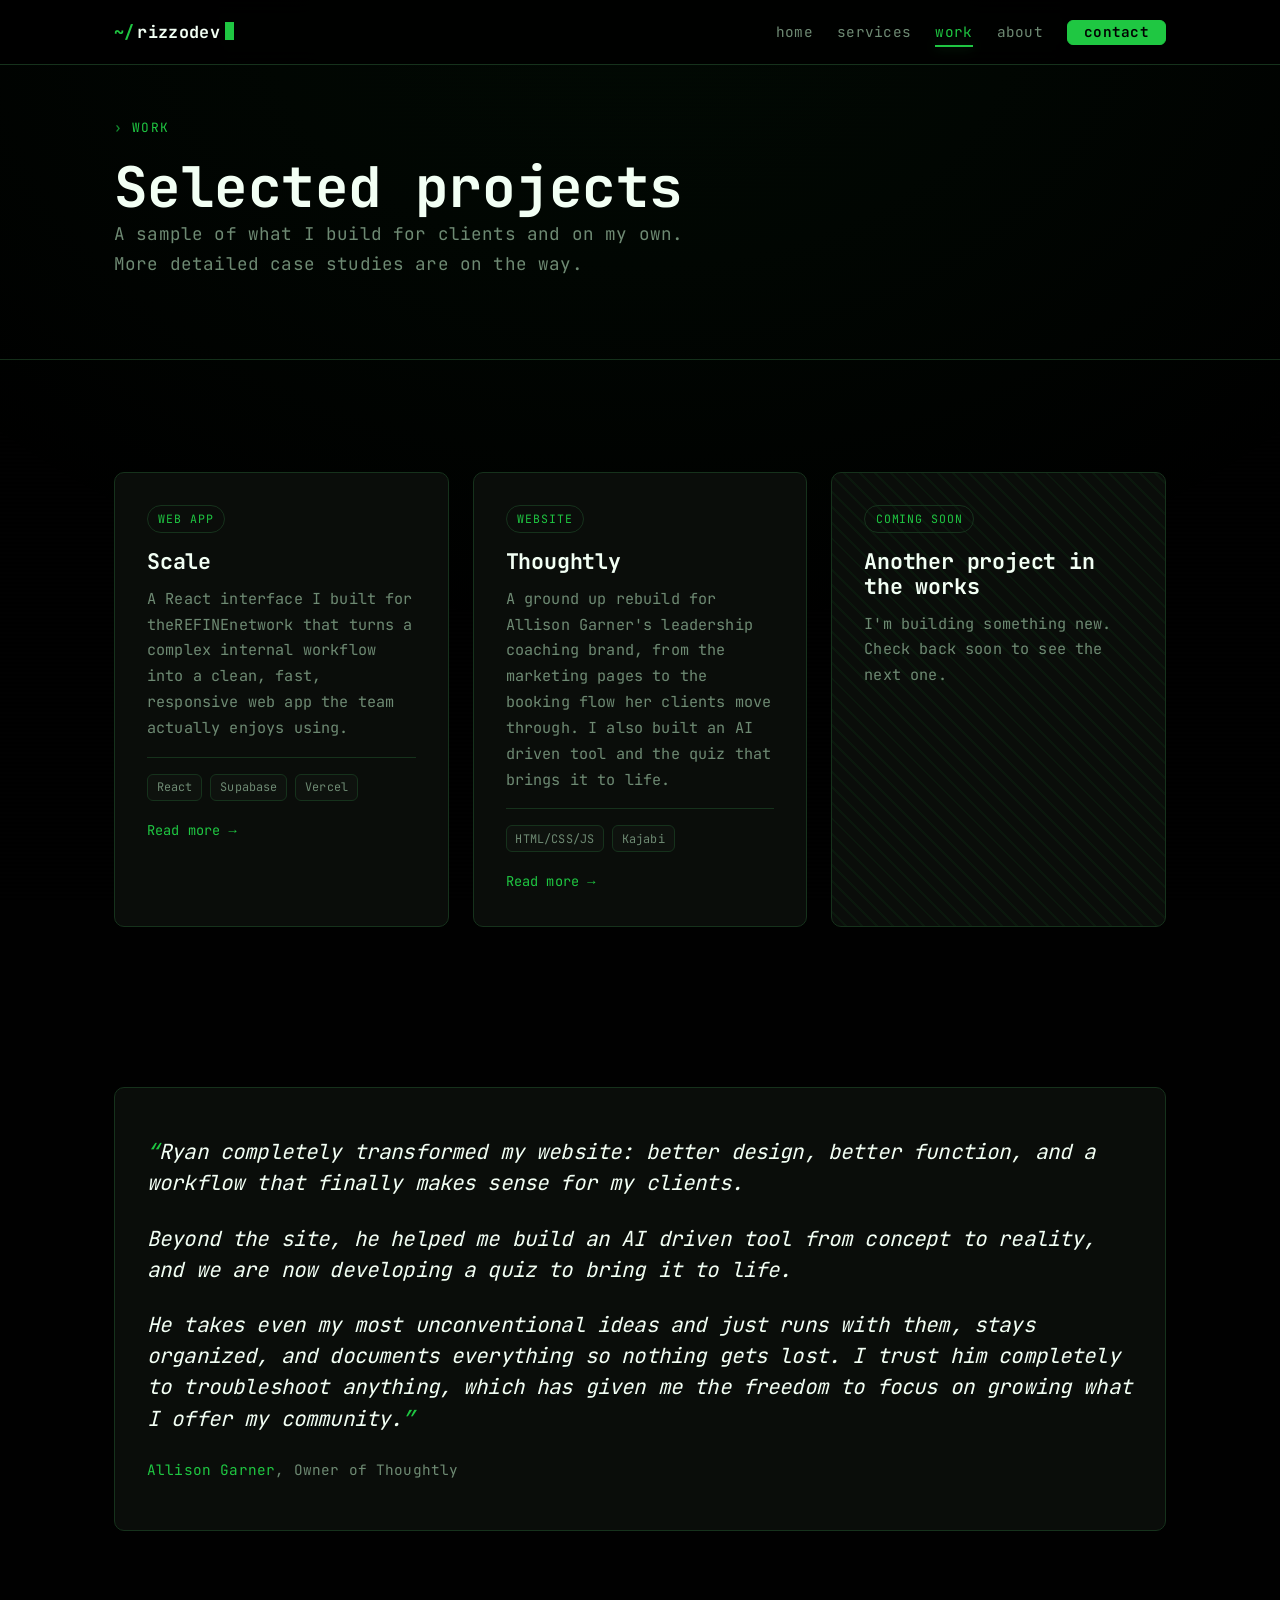
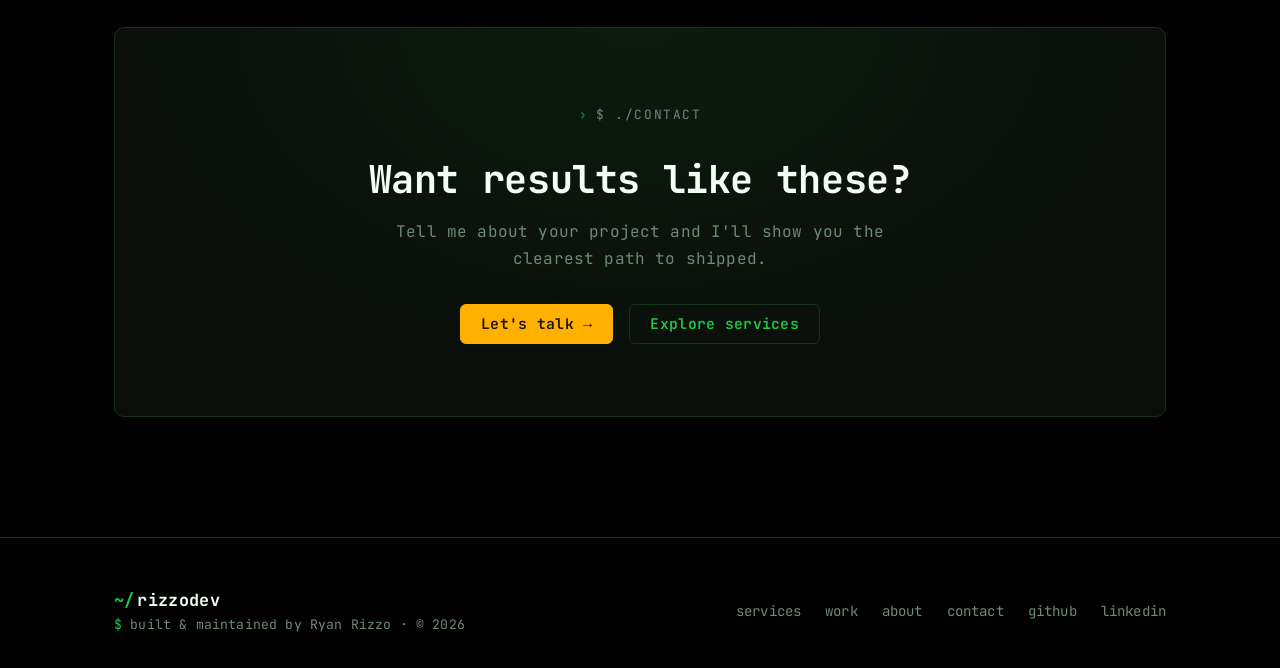
<file: work.html>
<!DOCTYPE html>
<html lang="en">
<head>
  <meta charset="UTF-8" />
  <meta name="viewport" content="width=device-width, initial-scale=1.0" />
  <title>Work &middot; RizzoDev</title>
  <meta name="description" content="Selected web and software projects by RizzoDev: booking platforms, storefronts, internal tools, and automations for small businesses." />

  <link rel="icon" href="assets/favicon.svg" type="image/svg+xml" />
  <link rel="stylesheet" href="assets/css/style.css" />
  <script src="assets/js/main.js" defer></script>
</head>
<body>
  <a class="skip-link" href="#main">Skip to content</a>

  <header class="site-header">
    <div class="container nav">
      <a class="brand" href="index.html">
        <span class="brand__prompt">~/</span>rizzodev<span class="brand__caret" aria-hidden="true"></span>
      </a>
      <button class="nav-toggle" aria-label="Toggle navigation" aria-expanded="false" aria-controls="nav-links">_</button>
      <ul class="nav-links" id="nav-links">
        <li><a href="index.html">home</a></li>
        <li><a href="services.html">services</a></li>
        <li><a href="work.html">work</a></li>
        <li><a href="about.html">about</a></li>
        <li><a href="contact.html" class="btn btn-lime nav-cta">contact</a></li>
      </ul>
    </div>
  </header>

  <main id="main">
    <section class="section section--tight">
      <div class="container">
        <p class="eyebrow">work</p>
        <h1>Selected projects</h1>
        <p class="hero__lead">
          A sample of what I build for clients and on my own. More detailed case studies are
          on the way.
        </p>
      </div>
    </section>

    <hr class="divider" />

    <section class="section">
      <div class="container grid grid-3">
        <article class="card work-card reveal">
          <span class="work-card__tag">Web app</span>
          <h3>Scale</h3>
          <p>
            A React interface I built for theREFINEnetwork that turns a complex internal
            workflow into a clean, fast, responsive web app the team actually enjoys using.
          </p>
          <div class="work-card__meta">
            <span class="chip">React</span><span class="chip">Supabase</span><span class="chip">Vercel</span>
          </div>
          <p class="work-card__more"><a href="work/scale.html">Read more →</a></p>
        </article>

        <article class="card work-card reveal">
          <span class="work-card__tag">Website</span>
          <h3>Thoughtly</h3>
          <p>
            A ground up rebuild for Allison Garner's leadership coaching brand, from the
            marketing pages to the booking flow her clients move through. I also built an AI
            driven tool and the quiz that brings it to life.
          </p>
          <div class="work-card__meta">
            <span class="chip">HTML/CSS/JS</span><span class="chip">Kajabi</span>
          </div>
          <p class="work-card__more"><a href="work/bethoughtly.html">Read more →</a></p>
        </article>

        <article class="card work-card work-card--soon reveal">
          <span class="work-card__tag">Coming soon</span>
          <h3>Another project in the works</h3>
          <p>
            I'm building something new. Check back soon to see the next one.
          </p>
        </article>
      </div>
    </section>

    <section class="section section--tight">
      <div class="container">
        <div class="testimonial reveal">
          <blockquote class="testimonial__quote">
            <p>Ryan completely transformed my website: better design, better function, and a
            workflow that finally makes sense for my clients.</p>
            <p>Beyond the site, he helped me build an AI driven tool from concept to reality,
            and we are now developing a quiz to bring it to life.</p>
            <p>He takes even my most unconventional ideas and just runs with them, stays
            organized, and documents everything so nothing gets lost. I trust him completely
            to troubleshoot anything, which has given me the freedom to focus on growing what
            I offer my community.</p>
          </blockquote>
          <p class="testimonial__by"><span class="name">Allison Garner</span>, Owner of Thoughtly</p>
        </div>
      </div>
    </section>

    <section class="section section--tight">
      <div class="container">
        <div class="cta-band reveal">
          <p class="eyebrow" style="justify-content:center;">$ ./contact</p>
          <h2>Want results like these?</h2>
          <p>Tell me about your project and I'll show you the clearest path to shipped.</p>
          <div class="hero__actions">
            <a href="contact.html" class="btn btn-primary">Let's talk →</a>
            <a href="services.html" class="btn btn-ghost">Explore services</a>
          </div>
        </div>
      </div>
    </section>
  </main>

  <footer class="site-footer">
    <div class="container">
      <div class="footer-grid">
        <div>
          <a class="brand" href="index.html"><span class="brand__prompt">~/</span>rizzodev</a>
          <p class="footer__copy"><span class="prompt">$</span> built &amp; maintained by Ryan Rizzo &middot; &copy; <span data-year>2026</span></p>
        </div>
        <ul class="footer-links">
          <li><a href="services.html">services</a></li>
          <li><a href="work.html">work</a></li>
          <li><a href="about.html">about</a></li>
          <li><a href="contact.html">contact</a></li>
          <li><a href="https://github.com/RyanRizzoGithub" target="_blank" rel="noopener">github</a></li>
          <li><a href="https://www.linkedin.com/in/ryan-rizzo-/" target="_blank" rel="noopener">linkedin</a></li>
        </ul>
      </div>
    </div>
  </footer>
</body>
</html>
</file>
<file: assets/css/style.css>
/* ============================================================
   RizzoDev Global Stylesheet
   Aesthetic: inside of an 80s computer / command line / dark mode
   See DESIGN_CONVENTIONS.md for the full system.
   ============================================================ */

/* ----------------------------------------------------------------
   0. Self hosted font (JetBrains Mono, latin). No third party requests.
   ---------------------------------------------------------------- */
@font-face {
  font-family: 'JetBrains Mono';
  font-style: normal;
  font-weight: 400;
  font-display: swap;
  src: url('../fonts/jetbrains-mono-400.woff2') format('woff2');
}
@font-face {
  font-family: 'JetBrains Mono';
  font-style: normal;
  font-weight: 500;
  font-display: swap;
  src: url('../fonts/jetbrains-mono-500.woff2') format('woff2');
}
@font-face {
  font-family: 'JetBrains Mono';
  font-style: normal;
  font-weight: 600;
  font-display: swap;
  src: url('../fonts/jetbrains-mono-600.woff2') format('woff2');
}
@font-face {
  font-family: 'JetBrains Mono';
  font-style: normal;
  font-weight: 700;
  font-display: swap;
  src: url('../fonts/jetbrains-mono-700.woff2') format('woff2');
}

/* ----------------------------------------------------------------
   1. Design tokens
   ---------------------------------------------------------------- */
:root {
  /* Core surfaces */
  --black:      #010101;   /* page background */
  --panel:      #0A0D0A;   /* raised surfaces / cards */
  --panel-2:    #0E120E;   /* nested surfaces / inputs */
  --line:       #16321C;   /* dim hairline borders */
  --line-soft:  rgba(31, 199, 66, 0.14);

  /* Brand green system */
  --lime:        #1FC742;  /* primary brand / links / accents */
  --lime-bright: #45F06A;  /* hover / highlights / glow */
  --lime-dim:    #128A2E;  /* pressed / muted brand */

  /* Text */
  --text:      #CDEBD3;    /* primary body (soft green-white, readable) */
  --text-dim:  #6E8A73;    /* secondary / captions / muted */
  --icon-grey: #A0A8A3;    /* toolkit icons, neutral grey */
  --heading:   #F2FFF4;    /* brightest, large headings */

  /* Accent: classic amber CRT, used sparingly for primary CTAs */
  --amber:        #FFB000;
  --amber-bright: #FFC740;

  /* Status */
  --danger: #FF5C57;

  /* Type */
  --font-mono: 'JetBrains Mono', ui-monospace, 'SFMono-Regular', 'Menlo',
               'Consolas', 'Liberation Mono', monospace;

  /* Scale */
  --maxw: 1100px;
  --radius: 6px;
  --radius-lg: 10px;

  /* Spacing scale */
  --s-1: 0.25rem;
  --s-2: 0.5rem;
  --s-3: 0.75rem;
  --s-4: 1rem;
  --s-5: 1.5rem;
  --s-6: 2rem;
  --s-7: 3rem;
  --s-8: 4.5rem;
  --s-9: 7rem;

  /* Effects */
  --glow: 0 0 12px rgba(31, 199, 66, 0.35);
  --glow-amber: 0 0 14px rgba(255, 176, 0, 0.35);
  --shadow: 0 18px 50px -20px rgba(0, 0, 0, 0.9);
}

/* ----------------------------------------------------------------
   2. Reset / base
   ---------------------------------------------------------------- */
*,
*::before,
*::after { box-sizing: border-box; }

* { margin: 0; }

html {
  scroll-behavior: smooth;
  -webkit-text-size-adjust: 100%;
}

body {
  background: var(--black);
  color: var(--text);
  font-family: var(--font-mono);
  font-size: 16px;
  line-height: 1.7;
  letter-spacing: 0.01em;
  min-height: 100vh;
  overflow-x: hidden;
  -webkit-font-smoothing: antialiased;
  text-rendering: optimizeLegibility;
}

/* Faint scanline + vignette texture, evoking a CRT */
body::before {
  content: "";
  position: fixed;
  inset: 0;
  pointer-events: none;
  z-index: 1;
  background:
    repeating-linear-gradient(
      to bottom,
      rgba(0, 0, 0, 0) 0px,
      rgba(0, 0, 0, 0) 2px,
      rgba(0, 0, 0, 0.16) 3px,
      rgba(0, 0, 0, 0) 4px
    ),
    radial-gradient(120% 120% at 50% 0%, rgba(31, 199, 66, 0.05), transparent 60%);
}

img { max-width: 100%; display: block; }

a {
  color: var(--lime);
  text-decoration: none;
  transition: color 0.15s ease;
}
a:hover { color: var(--lime-bright); }

::selection {
  background: var(--lime);
  color: var(--black);
}

:focus-visible {
  outline: 2px solid var(--lime-bright);
  outline-offset: 3px;
  border-radius: 3px;
}

/* ----------------------------------------------------------------
   3. Typography
   ---------------------------------------------------------------- */
h1, h2, h3, h4 {
  color: var(--heading);
  font-weight: 700;
  line-height: 1.15;
  letter-spacing: -0.01em;
}

h1 { font-size: clamp(2.1rem, 5.2vw, 3.5rem); }
h2 { font-size: clamp(1.6rem, 3.6vw, 2.4rem); }
h3 { font-size: clamp(1.15rem, 2vw, 1.35rem); }

p { color: var(--text); }
p + p { margin-top: var(--s-4); }

strong { color: var(--heading); font-weight: 700; }

code, .mono { font-family: var(--font-mono); }

.text-dim { color: var(--text-dim); }
.text-lime { color: var(--lime); }
.text-amber { color: var(--amber); }

/* Eyebrow: prompt-style section label */
.eyebrow {
  display: inline-flex;
  align-items: center;
  gap: var(--s-2);
  font-size: 0.8rem;
  letter-spacing: 0.12em;
  text-transform: uppercase;
  color: var(--lime);
  margin-bottom: var(--s-4);
}
.eyebrow::before {
  content: "›";
  color: var(--lime-dim);
  font-weight: 700;
}

/* ----------------------------------------------------------------
   4. Layout
   ---------------------------------------------------------------- */
.container {
  width: 100%;
  max-width: var(--maxw);
  margin-inline: auto;
  padding-inline: var(--s-5);
  position: relative;
  z-index: 2;
}

.section { padding-block: var(--s-9); }
.section--tight { padding-block: var(--s-7); }

.section-head { max-width: 60ch; margin-bottom: var(--s-7); }
.section-head p { color: var(--text-dim); margin-top: var(--s-4); }

.divider {
  border: 0;
  border-top: 1px solid var(--line);
  margin: 0;
}

.grid { display: grid; gap: var(--s-5); }
.grid-2 { grid-template-columns: repeat(2, 1fr); }
.grid-3 { grid-template-columns: repeat(3, 1fr); }
@media (max-width: 860px) {
  .grid-2, .grid-3 { grid-template-columns: 1fr; }
}

/* ----------------------------------------------------------------
   5. Header / navigation
   ---------------------------------------------------------------- */
.site-header {
  position: sticky;
  top: 0;
  z-index: 50;
  background: rgba(1, 1, 1, 0.82);
  backdrop-filter: blur(10px);
  border-bottom: 1px solid var(--line);
}

.nav {
  display: flex;
  align-items: center;
  justify-content: space-between;
  gap: var(--s-5);
  height: 64px;
}

.brand {
  display: inline-flex;
  align-items: baseline;
  gap: 0.15em;
  font-weight: 700;
  font-size: 1.05rem;
  color: var(--heading);
  letter-spacing: 0.02em;
}
.brand:hover { color: var(--heading); }
.brand .brand__prompt { color: var(--lime); }
.brand .brand__caret {
  width: 0.55em;
  height: 1.05em;
  margin-left: 0.15em;
  background: var(--lime);
  display: inline-block;
  transform: translateY(0.12em);
  animation: blink 1.1s step-end infinite;
}

.nav-links {
  display: flex;
  align-items: center;
  gap: var(--s-5);
  list-style: none;
  padding: 0;
}
.nav-links a {
  color: var(--text-dim);
  font-size: 0.9rem;
  letter-spacing: 0.02em;
  position: relative;
  padding-block: 0.25rem;
}
.nav-links a:hover { color: var(--text); }
.nav-links a.is-active { color: var(--lime); }
.nav-links a.is-active::after {
  content: "";
  position: absolute;
  left: 0; right: 0; bottom: -2px;
  height: 2px;
  background: var(--lime);
  box-shadow: var(--glow);
}
/* The contact CTA is a filled button; don't add the active underline to it
   (it sat right on the button's bottom edge and looked off). */
.nav-links a.btn.is-active::after { display: none; }

/* CTA buttons inside the nav keep their own readable text color,
   not the dim nav-link color (which would otherwise win on specificity). */
.nav-links a.btn,
.nav-links a.btn:hover { color: var(--black); }
.nav-links a.btn-primary,
.nav-links a.btn-primary:hover { color: #1a1200; }

.nav-toggle {
  display: none;
  background: transparent;
  border: 1px solid var(--line);
  color: var(--lime);
  width: 42px; height: 38px;
  border-radius: var(--radius);
  cursor: pointer;
  font-family: var(--font-mono);
  font-size: 1.1rem;
}

@media (max-width: 760px) {
  .nav-toggle { display: inline-flex; align-items: center; justify-content: center; }
  /* Drop the header hairline on mobile; under the sparse hamburger bar it read
     as a stray green line. The translucent blurred header still separates content. */
  .site-header { border-bottom-color: transparent; }
  .nav-links {
    position: absolute;
    top: 64px; left: 0; right: 0;
    flex-direction: column;
    align-items: stretch;
    gap: 0;
    background: var(--panel);
    box-shadow: var(--shadow);
    padding: var(--s-2) var(--s-5) var(--s-5);
    transform: translateY(-8px);
    opacity: 0;
    pointer-events: none;
    transition: opacity 0.18s ease, transform 0.18s ease;
  }
  .nav-links.is-open { opacity: 1; transform: none; pointer-events: auto; }
  /* No divider lines between items in the mobile menu; spacing separates them. */
  .nav-links a { padding-block: var(--s-3); }
  .nav-links a.is-active::after { display: none; }
  .nav-links .nav-cta { margin-top: var(--s-3); }
}

/* ----------------------------------------------------------------
   6. Buttons
   ---------------------------------------------------------------- */
.btn {
  display: inline-flex;
  align-items: center;
  justify-content: center;
  gap: var(--s-2);
  font-family: var(--font-mono);
  font-size: 0.92rem;
  font-weight: 600;
  line-height: 1;
  letter-spacing: 0.02em;
  padding: 0.7rem 1.25rem;
  border-radius: var(--radius);
  border: 1px solid transparent;
  cursor: pointer;
  transition: transform 0.12s ease, box-shadow 0.15s ease,
              background 0.15s ease, border-color 0.15s ease, color 0.15s ease;
  white-space: nowrap;
}
.btn:active { transform: translateY(1px); }

.btn-primary {
  background: var(--amber);
  color: #1a1200;
  border-color: var(--amber);
}
.btn-primary:hover {
  background: var(--amber-bright);
  color: #1a1200;
  box-shadow: var(--glow-amber);
}

.btn-lime {
  background: var(--lime);
  color: var(--black);
  border-color: var(--lime);
}
.btn-lime:hover { background: var(--lime-bright); color: var(--black); box-shadow: var(--glow); }

.btn-ghost {
  background: transparent;
  color: var(--lime);
  border-color: var(--line);
}
.btn-ghost:hover { border-color: var(--lime); color: var(--lime-bright); box-shadow: var(--glow); }

.btn-block { width: 100%; justify-content: center; }

.nav-cta { padding: 0.5rem 1rem; }

/* ----------------------------------------------------------------
   7. Terminal window component
   ---------------------------------------------------------------- */
.terminal {
  background: linear-gradient(180deg, var(--panel) 0%, #070a07 100%);
  border: 1px solid var(--line);
  border-radius: var(--radius-lg);
  box-shadow: var(--shadow);
  overflow: hidden;
}

.terminal__bar {
  display: flex;
  align-items: center;
  gap: var(--s-3);
  padding: 0.6rem var(--s-4);
  background: #0c100c;
  border-bottom: 1px solid var(--line);
}
.terminal__dots { display: inline-flex; gap: 0.4rem; }
.terminal__dots span {
  width: 11px; height: 11px; border-radius: 50%;
  background: #243024;
  display: inline-block;
}
.terminal__dots span:nth-child(1) { background: #3a1f1f; }
.terminal__dots span:nth-child(2) { background: #3a331f; }
.terminal__dots span:nth-child(3) { background: #1f3a26; }
.terminal__title {
  font-size: 0.78rem;
  color: var(--text-dim);
  letter-spacing: 0.04em;
}

.terminal__body {
  padding: var(--s-5);
  font-size: 0.95rem;
  line-height: 1.85;
}
@media (max-width: 560px) { .terminal__body { font-size: 0.85rem; } }

.line { display: block; white-space: pre-wrap; word-break: break-word; }
.line .prompt { color: var(--lime); }
.line .prompt .path { color: var(--text-dim); }
.line .cmd { color: var(--heading); }
.line .flag { color: var(--amber); }
.line .out { color: var(--text-dim); }
.line .ok { color: var(--lime); }

/* Blinking caret */
.caret {
  display: inline-block;
  width: 0.6em;
  height: 1.1em;
  background: var(--lime);
  transform: translateY(0.18em);
  animation: blink 1.1s step-end infinite;
}
@keyframes blink { 0%, 55% { opacity: 1; } 56%, 100% { opacity: 0; } }

/* ----------------------------------------------------------------
   8. Hero
   ---------------------------------------------------------------- */
.hero {
  position: relative;
  padding-block: var(--s-8) var(--s-9);
}
.hero-grid {
  display: grid;
  grid-template-columns: 1.05fr 0.95fr;
  gap: var(--s-7);
  align-items: center;
}
@media (max-width: 940px) {
  .hero-grid { grid-template-columns: 1fr; gap: var(--s-6); }
}

.hero h1 { margin-bottom: var(--s-5); }
.hero h1 .accent { color: var(--lime); text-shadow: var(--glow); }
.hero__lead {
  font-size: 1.1rem;
  color: var(--text-dim);
  max-width: 52ch;
  margin-bottom: var(--s-6);
}
.hero__actions { display: flex; flex-wrap: wrap; gap: var(--s-4); }

/* ----------------------------------------------------------------
   9. Cards
   ---------------------------------------------------------------- */
.card {
  background: var(--panel);
  border: 1px solid var(--line);
  border-radius: var(--radius-lg);
  padding: var(--s-6);
  transition: border-color 0.18s ease, transform 0.18s ease, box-shadow 0.18s ease;
}
.card:hover {
  border-color: var(--line-soft);
  border-color: rgba(31, 199, 66, 0.4);
  transform: translateY(-3px);
  box-shadow: var(--shadow);
}
.card h3 { margin-bottom: var(--s-3); }
.card p { color: var(--text-dim); font-size: 0.95rem; }

.card__index {
  font-size: 0.8rem;
  color: var(--lime);
  letter-spacing: 0.1em;
  margin-bottom: var(--s-4);
}

/* Service card list */
.service-list { list-style: none; padding: 0; margin-top: var(--s-4); }
.service-list li {
  position: relative;
  padding-left: 1.5rem;
  color: var(--text-dim);
  font-size: 0.92rem;
  margin-bottom: var(--s-2);
}
.service-list li::before {
  content: "›";
  position: absolute;
  left: 0;
  color: var(--lime);
}

/* ----------------------------------------------------------------
   10. Work / portfolio
   ---------------------------------------------------------------- */
.work-card { display: flex; flex-direction: column; }
.work-card__tag {
  display: inline-block;
  align-self: flex-start;
  font-size: 0.72rem;
  letter-spacing: 0.08em;
  text-transform: uppercase;
  color: var(--lime);
  border: 1px solid var(--line);
  border-radius: 999px;
  padding: 0.2rem 0.65rem;
  margin-bottom: var(--s-4);
}
.work-card__meta {
  margin-top: var(--s-4);
  padding-top: var(--s-4);
  border-top: 1px solid var(--line);
  display: flex;
  flex-wrap: wrap;
  gap: var(--s-2);
}
.chip {
  font-size: 0.74rem;
  color: var(--text-dim);
  background: var(--panel-2);
  border: 1px solid var(--line);
  border-radius: var(--radius);
  padding: 0.15rem 0.55rem;
}

/* ----------------------------------------------------------------
   11. Stats / metrics
   ---------------------------------------------------------------- */
.stats { display: grid; grid-template-columns: repeat(3, 1fr); gap: var(--s-5); }
@media (max-width: 640px) { .stats { grid-template-columns: 1fr; } }
.stat { border-left: 2px solid var(--lime); padding-left: var(--s-4); }
.stat__num {
  font-size: clamp(1.8rem, 4vw, 2.6rem);
  color: var(--heading);
  font-weight: 700;
}
.stat__label { color: var(--text-dim); font-size: 0.88rem; }

/* ----------------------------------------------------------------
   12. Process / steps
   ---------------------------------------------------------------- */
.steps { counter-reset: step; display: grid; gap: var(--s-5); }
.step {
  display: grid;
  grid-template-columns: auto 1fr;
  gap: var(--s-5);
  align-items: start;
  padding: var(--s-5);
  border: 1px solid var(--line);
  border-radius: var(--radius-lg);
  background: var(--panel);
}
.step__num {
  font-size: 0.85rem;
  color: var(--lime);
  border: 1px solid var(--lime-dim);
  border-radius: var(--radius);
  padding: 0.35rem 0.6rem;
  white-space: nowrap;
}
.step h3 { margin-bottom: var(--s-2); }
.step p { color: var(--text-dim); font-size: 0.95rem; }

/* ----------------------------------------------------------------
   13. Testimonial
   ---------------------------------------------------------------- */
.testimonial {
  border: 1px solid var(--line);
  border-radius: var(--radius-lg);
  background: var(--panel);
  padding: var(--s-7) var(--s-6);
  position: relative;
}
.testimonial__quote { margin: 0; }
.testimonial__quote p {
  font-size: clamp(1.05rem, 2vw, 1.3rem);
  color: var(--heading);
  line-height: 1.5;
  font-style: italic;
}
.testimonial__quote p + p { margin-top: var(--s-5); }
.testimonial__quote p:first-of-type::before { content: "\201C"; color: var(--lime); }
.testimonial__quote p:last-of-type::after  { content: "\201D"; color: var(--lime); }
.testimonial__by {
  margin-top: var(--s-5);
  color: var(--text-dim);
  font-size: 0.9rem;
}
.testimonial__by .name { color: var(--lime); }

/* ----------------------------------------------------------------
   14. CTA band
   ---------------------------------------------------------------- */
.cta-band {
  border: 1px solid var(--line);
  border-radius: var(--radius-lg);
  background:
    radial-gradient(80% 140% at 50% 0%, rgba(31, 199, 66, 0.08), transparent 70%),
    var(--panel);
  padding: var(--s-8) var(--s-6);
  text-align: center;
}
.cta-band h2 { margin-bottom: var(--s-4); }
.cta-band p { color: var(--text-dim); max-width: 50ch; margin-inline: auto; margin-bottom: var(--s-6); }
.cta-band .hero__actions { justify-content: center; }

/* ----------------------------------------------------------------
   15. Forms (contact)
   ---------------------------------------------------------------- */
.form { display: grid; gap: var(--s-5); }
.field { display: grid; gap: var(--s-2); }
.field label {
  font-size: 0.85rem;
  color: var(--lime);
  letter-spacing: 0.03em;
}
.field label .req { color: var(--amber); }
.field input,
.field textarea {
  font-family: var(--font-mono);
  font-size: 0.95rem;
  color: var(--text);
  background: var(--panel-2);
  border: 1px solid var(--line);
  border-radius: var(--radius);
  padding: 0.75rem 0.9rem;
  transition: border-color 0.15s ease, box-shadow 0.15s ease;
}
.field input::placeholder,
.field textarea::placeholder { color: #3f5544; }
.field input:focus,
.field textarea:focus {
  outline: none;
  border-color: var(--lime);
  box-shadow: var(--glow);
}
.field textarea { resize: vertical; min-height: 140px; }

.form__note { font-size: 0.82rem; color: var(--text-dim); }
.form__status { font-size: 0.9rem; min-height: 1.2em; }
.form__status.is-ok { color: var(--lime); }
.form__status.is-error { color: var(--danger); }

/* Contact method tiles */
.contact-methods { display: grid; gap: var(--s-4); }
.contact-method {
  display: flex;
  align-items: center;
  gap: var(--s-4);
  padding: var(--s-4);
  border: 1px solid var(--line);
  border-radius: var(--radius);
  background: var(--panel);
  transition: border-color 0.15s ease;
}
.contact-method:hover { border-color: rgba(31, 199, 66, 0.4); }
.contact-method__icon {
  font-size: 1.1rem;
  color: var(--lime);
  width: 1.5rem;
  text-align: center;
}
.contact-method__body { display: grid; }
.contact-method__label { font-size: 0.78rem; color: var(--text-dim); }
.contact-method__value { color: var(--text); }

/* ----------------------------------------------------------------
   16. Footer
   ---------------------------------------------------------------- */
.site-footer {
  border-top: 1px solid var(--line);
  padding-block: var(--s-7) var(--s-6);
  margin-top: var(--s-8);
}
.footer-grid {
  display: flex;
  flex-wrap: wrap;
  justify-content: space-between;
  gap: var(--s-5);
  align-items: center;
}
.footer-links { display: flex; flex-wrap: wrap; gap: var(--s-3) var(--s-5); list-style: none; padding: 0; }
.footer-links a { color: var(--text-dim); font-size: 0.88rem; }
.footer-links a:hover { color: var(--lime); }
.footer__copy { color: var(--text-dim); font-size: 0.82rem; }
.footer__copy .prompt { color: var(--lime); }

/* ----------------------------------------------------------------
   17. Reveal-on-scroll animation
   ---------------------------------------------------------------- */
.reveal {
  opacity: 0;
  transform: translateY(18px);
  transition: opacity 0.6s ease, transform 0.6s ease;
}
.reveal.is-visible { opacity: 1; transform: none; }

/* ----------------------------------------------------------------
   18. Utilities
   ---------------------------------------------------------------- */
.center { text-align: center; }
.mt-0 { margin-top: 0; }
.mt-4 { margin-top: var(--s-4); }
.mt-6 { margin-top: var(--s-6); }
.mb-0 { margin-bottom: 0; }
.skip-link {
  position: absolute;
  left: -9999px;
  top: 0;
  background: var(--lime);
  color: var(--black);
  padding: 0.5rem 1rem;
  z-index: 100;
  border-radius: 0 0 var(--radius) 0;
}
.skip-link:focus { left: 0; }

/* ----------------------------------------------------------------
   19. Reduced motion
   ---------------------------------------------------------------- */
@media (prefers-reduced-motion: reduce) {
  html { scroll-behavior: auto; }
  *, *::before, *::after {
    animation-duration: 0.001ms !important;
    animation-iteration-count: 1 !important;
    transition-duration: 0.001ms !important;
  }
  .reveal { opacity: 1; transform: none; }
  body::before { background: radial-gradient(120% 120% at 50% 0%, rgba(31,199,66,0.05), transparent 60%); }
}

/* ----------------------------------------------------------------
   20. Card heading with leading icon (why-work-with-me cards)
   ---------------------------------------------------------------- */
.card__head {
  display: flex;
  align-items: center;
  gap: var(--s-3);
  margin-bottom: var(--s-3);
}
.card__head h3 { margin-bottom: 0; }
.card__icon {
  width: 26px;
  height: 26px;
  flex: none;
  color: var(--lime);
}

/* ----------------------------------------------------------------
   21. Work card "read more" link
   ---------------------------------------------------------------- */
.work-card__more { margin-top: var(--s-4); }
.work-card__more a { font-size: 0.85rem; }

/* "Coming soon" placeholder work card: faint diagonal hatch + a muted label */
.work-card--soon {
  background:
    repeating-linear-gradient(45deg, transparent 0, transparent 9px,
      rgba(31, 199, 66, 0.06) 9px, rgba(31, 199, 66, 0.06) 11px),
    var(--panel);
}
.work-card--soon:hover {
  transform: none;
  border-color: var(--line);
  box-shadow: none;
}
.work-card__soon {
  margin-top: var(--s-4);
  display: inline-flex;
  align-items: center;
  gap: var(--s-2);
  font-size: 0.78rem;
  letter-spacing: 0.1em;
  text-transform: uppercase;
  color: var(--text-dim);
}
.work-card__soon::before {
  content: "";
  width: 8px;
  height: 8px;
  border-radius: 50%;
  background: var(--lime-dim);
}

/* ----------------------------------------------------------------
   22. Toolkit (categorized tool list with icons)
   ---------------------------------------------------------------- */
.toolkit {
  display: grid;
  grid-template-columns: repeat(2, 1fr);
  gap: var(--s-6) var(--s-7);
}
@media (max-width: 760px) { .toolkit { grid-template-columns: 1fr; } }

.toolkit__cat-title {
  font-size: 0.8rem;
  letter-spacing: 0.12em;
  text-transform: uppercase;
  color: var(--lime);
  margin-bottom: var(--s-4);
  display: flex;
  align-items: center;
  gap: var(--s-2);
}
.toolkit__cat-title::before { content: "\203A"; color: var(--lime-dim); }

.toolkit__list {
  list-style: none;
  padding: 0;
  margin: 0;
  display: flex;
  flex-wrap: wrap;
  gap: var(--s-2) var(--s-3);
}
.tool {
  display: inline-flex;
  align-items: center;
  gap: var(--s-2);
  padding: 0.4rem 0.7rem;
  border: 1px solid var(--line);
  border-radius: var(--radius);
  background: var(--panel);
  transition: border-color 0.15s ease, transform 0.12s ease;
}
.tool:hover { border-color: rgba(31, 199, 66, 0.4); transform: translateY(-1px); }
.tool__icon { width: 20px; height: 20px; display: block; flex: none; color: var(--icon-grey); }
.tool__label { color: var(--text); font-size: 0.82rem; letter-spacing: 0.01em; }
</file>
